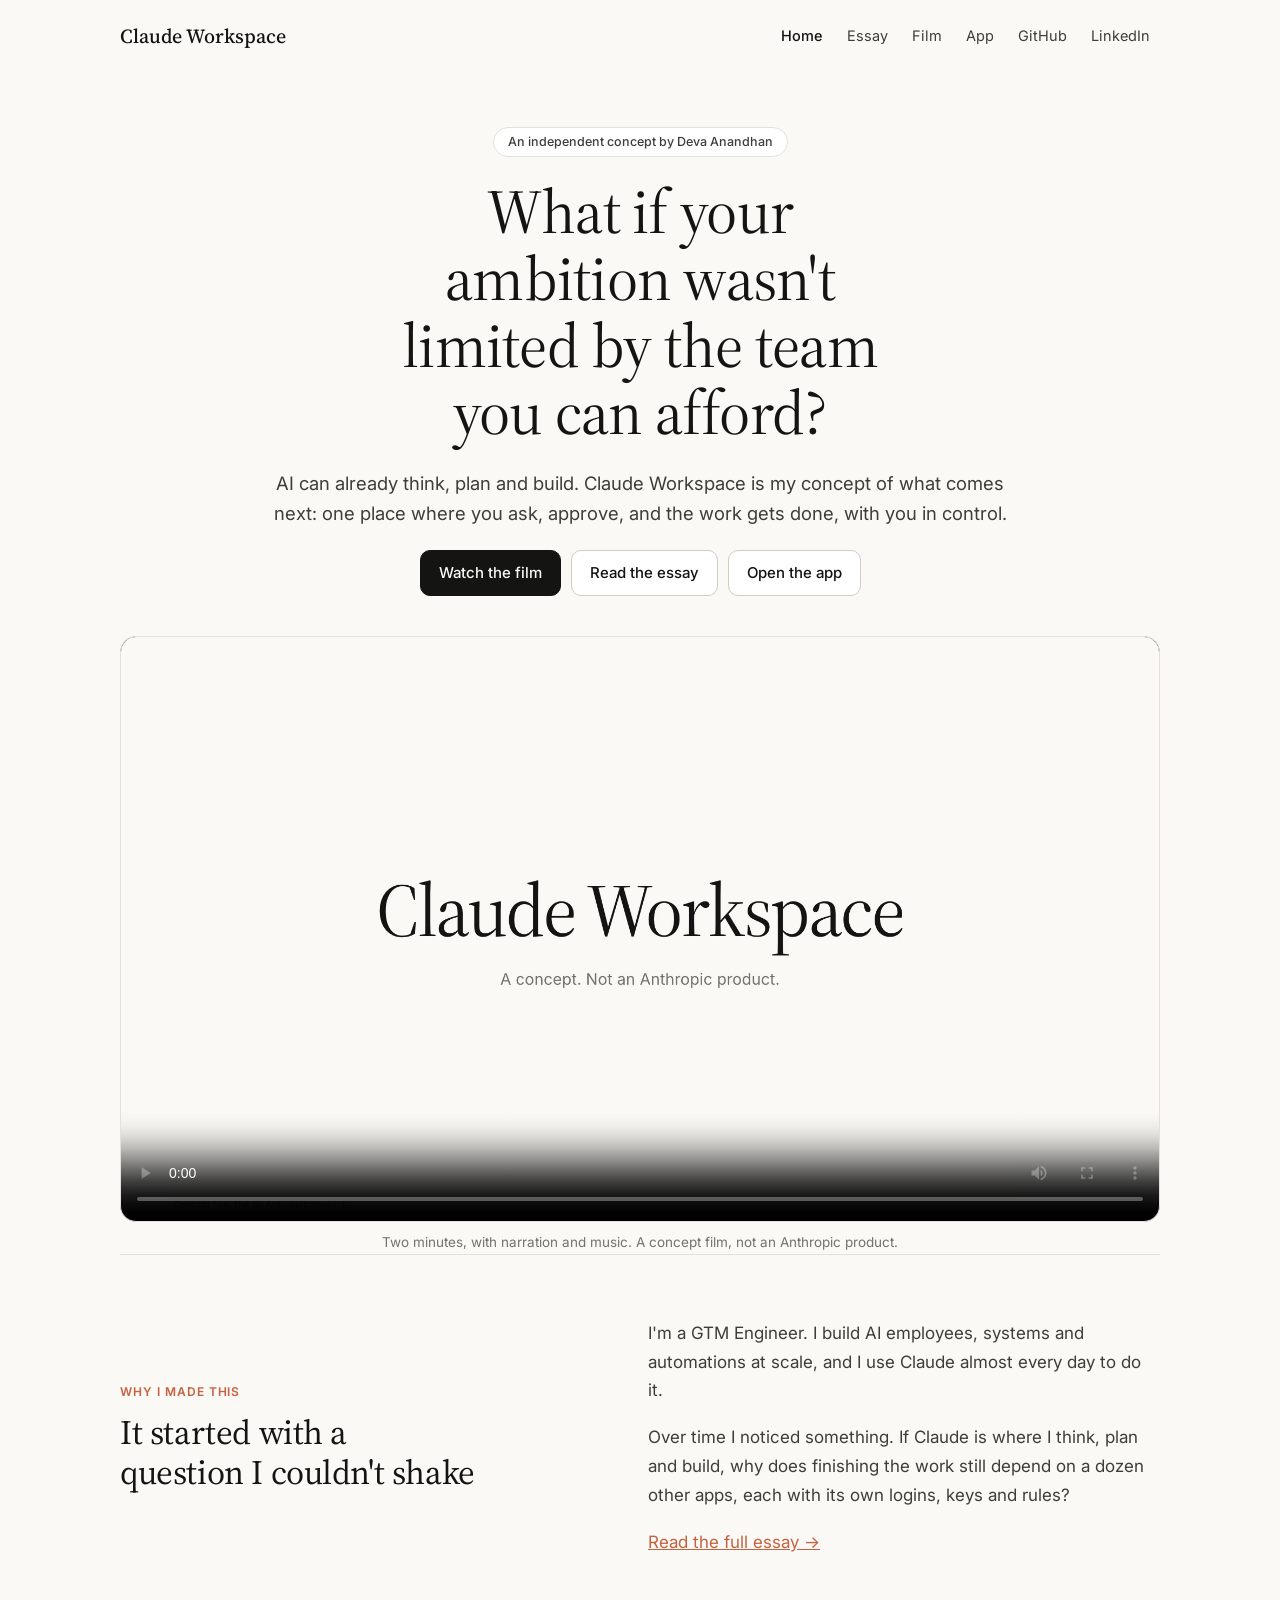
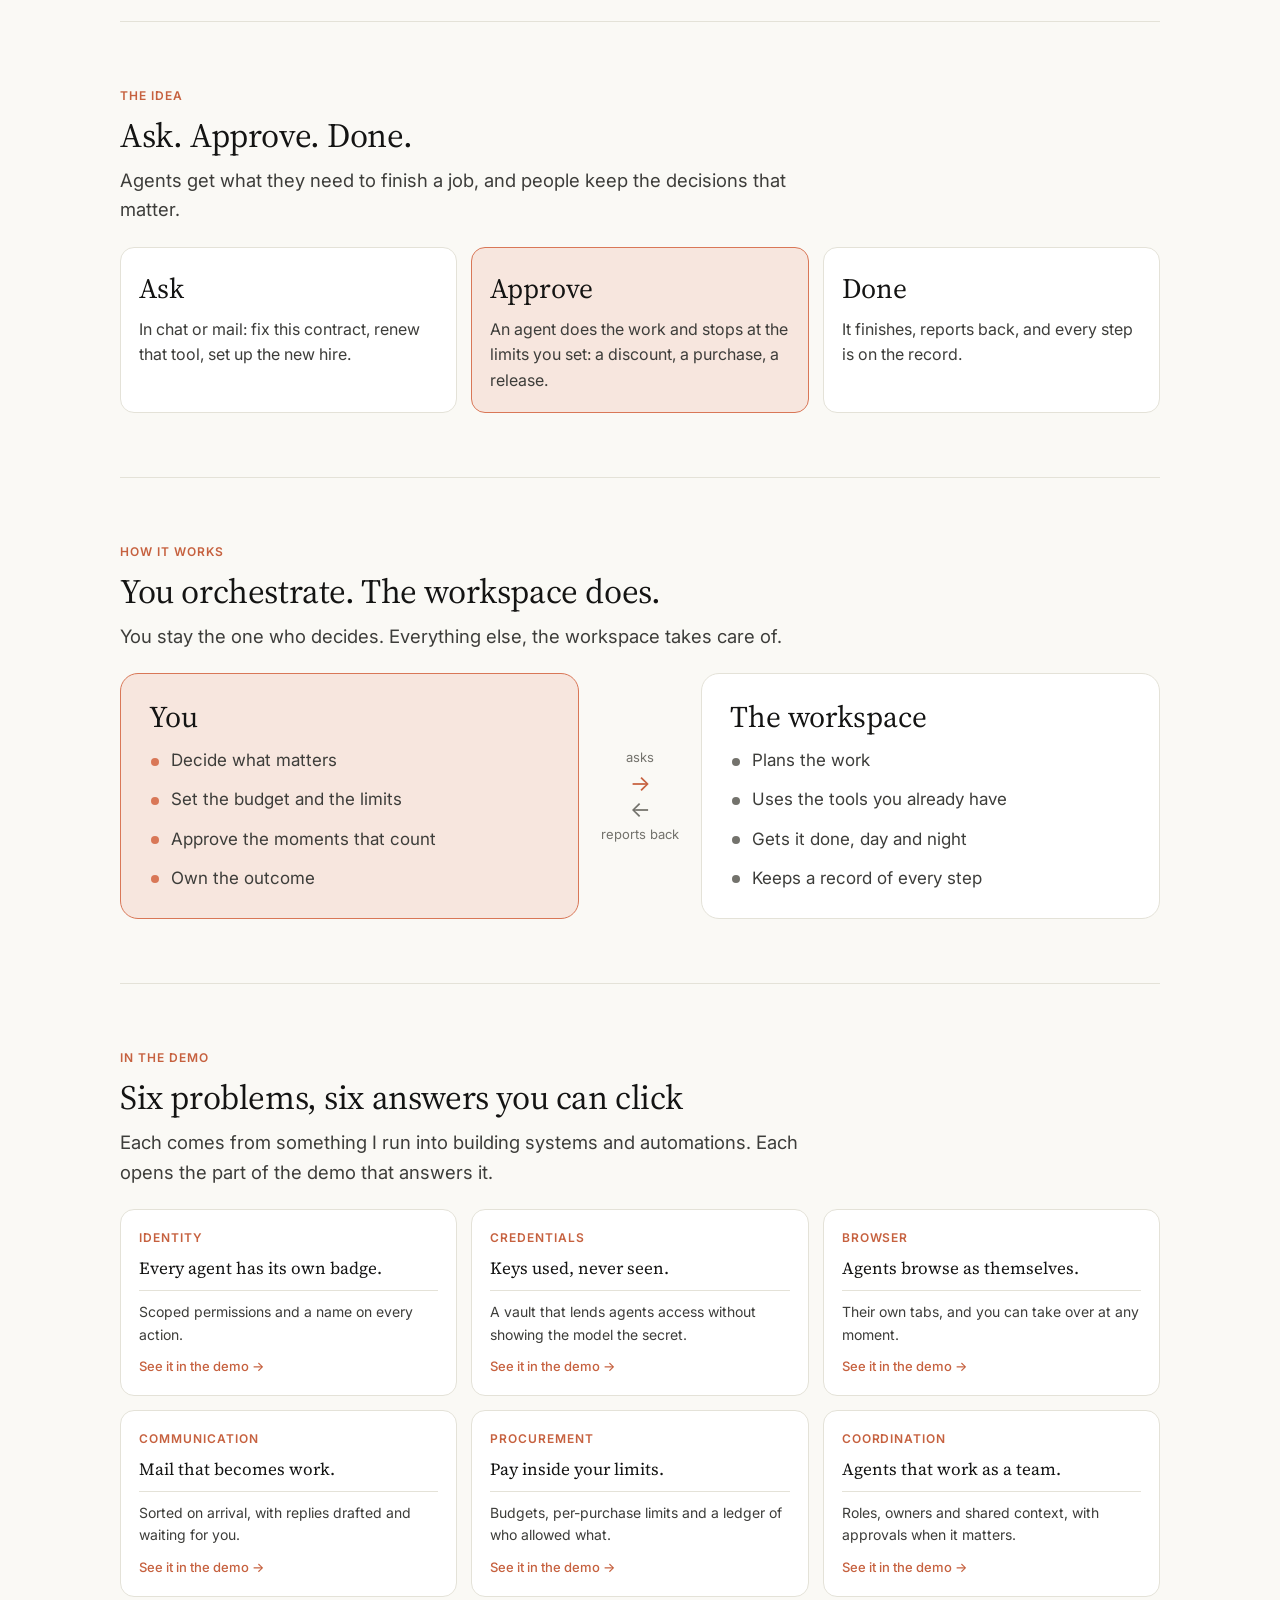
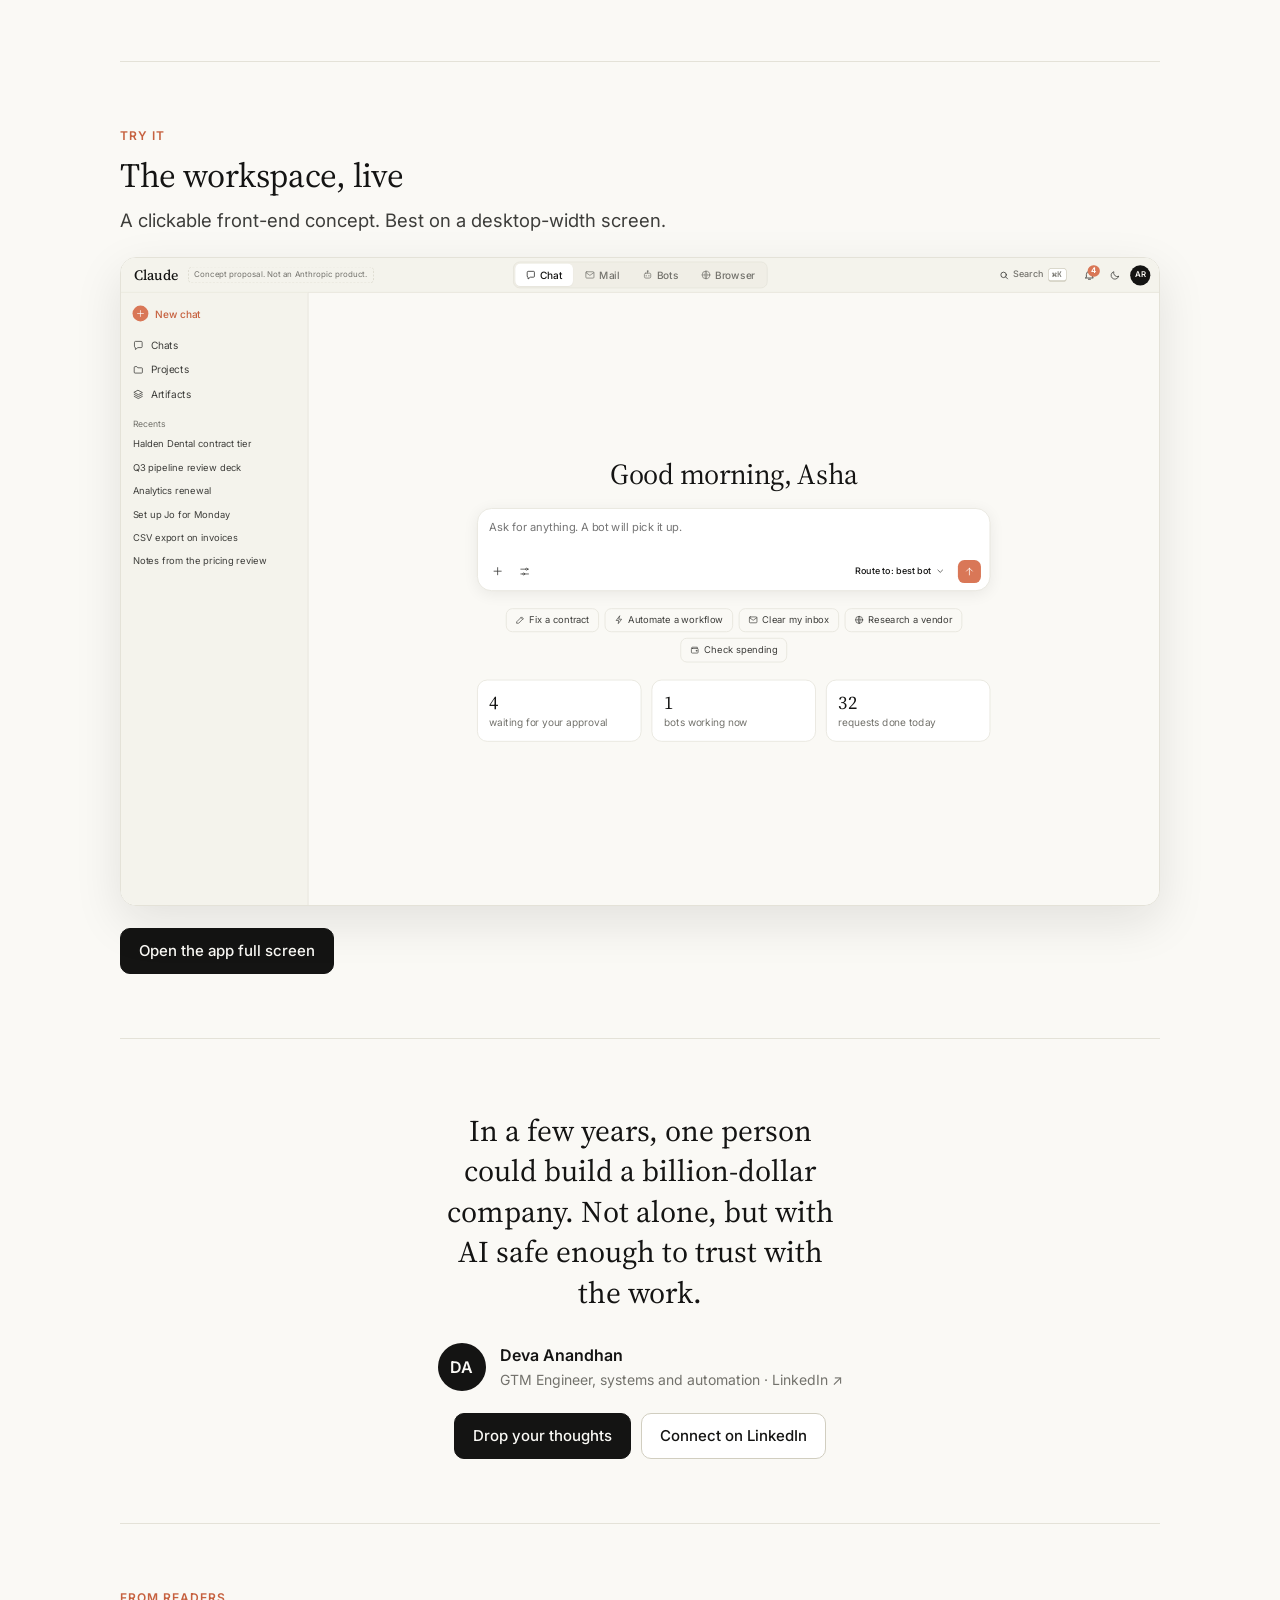
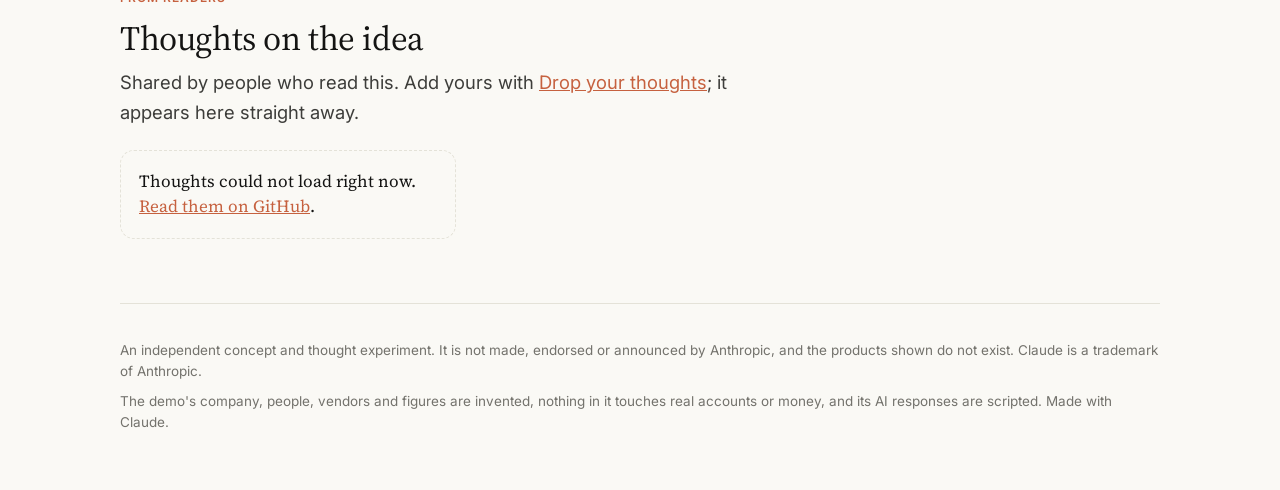
<file: index.html>
<!doctype html>
<html lang="en">
<head>
<meta charset="utf-8">
<meta name="viewport" content="width=device-width, initial-scale=1">
<title>Claude Workspace: a concept by Deva Anandhan</title>
<meta name="description" content="What if the size of your ambition was no longer limited by the size of the team you can afford? An independent concept by Deva Anandhan for a workspace where you ask, approve, and the work gets done. Not an Anthropic product.">
<link rel="stylesheet" href="https://fonts.googleapis.com/css2?family=Inter:wght@400;500;600&family=Source+Serif+4:opsz,wght@8..60,400;8..60,500&display=swap">
<link rel="stylesheet" href="css/site.css?v=3">
</head>
<body>
<div class="wrap">
  <header class="top"><a class="mark" href="./">Claude Workspace</a>
    <nav class="nav" aria-label="Site"><a href="./" aria-current="page">Home</a><a href="essay.html">Essay</a><a href="#film">Film</a><a href="app/">App</a><a href="https://github.com/Deva-Anandhan/claude-workspace-concept">GitHub</a><a href="https://www.linkedin.com/in/devaanandhan/">LinkedIn</a></nav></header>

  <div style="padding:56px 0 40px;display:flex;flex-direction:column;align-items:center;text-align:center;gap:22px">
    <span class="pill">An independent concept by Deva Anandhan</span>
    <h1 style="max-width:17ch">What if your ambition wasn't limited by the team you can afford?</h1>
    <p class="lead">AI can already think, plan and build. Claude Workspace is my concept of what comes next: one place where you ask, approve, and the work gets done, with you in control.</p>
    <div class="btns" style="justify-content:center"><a class="btn primary" href="#film">Watch the film</a><a class="btn" href="essay.html">Read the essay</a><a class="btn" href="app/">Open the app</a></div>
  </div>

  <div id="film" style="scroll-margin-top:16px"><video controls preload="metadata" playsinline poster="film/poster.jpg" src="film/claude-workspace-film.mp4" aria-label="Claude Workspace concept film, two minutes, with narration"></video>
    <p class="fig-cap" style="margin-top:10px">Two minutes, with narration and music. A concept film, not an Anthropic product.</p></div>

  <section class="sec">
    <div class="two" style="align-items:center">
      <div class="sec-head"><span class="eyebrow">Why I made this</span><h2>It started with a question I couldn't shake</h2></div>
      <div class="prose" style="font-size:17px">
        <p>I'm a GTM Engineer. I build AI employees, systems and automations at scale, and I use Claude almost every day to do it.</p>
        <p>Over time I noticed something. If Claude is where I think, plan and build, why does finishing the work still depend on a dozen other apps, each with its own logins, keys and rules?</p>
        <p><a href="essay.html">Read the full essay →</a></p>
      </div>
    </div>
  </section>

  <section class="sec">
    <div class="sec-head"><span class="eyebrow">The idea</span><h2>Ask. Approve. Done.</h2><p class="lead">Agents get what they need to finish a job, and people keep the decisions that matter.</p></div>
    <div class="loop">
      <div class="st"><span class="big">Ask</span><p class="ink2">In chat or mail: fix this contract, renew that tool, set up the new hire.</p></div>
      <div class="st mid"><span class="big">Approve</span><p class="ink2">An agent does the work and stops at the limits you set: a discount, a purchase, a release.</p></div>
      <div class="st"><span class="big">Done</span><p class="ink2">It finishes, reports back, and every step is on the record.</p></div>
    </div>
  </section>

  <section class="sec">
    <div class="sec-head"><span class="eyebrow">How it works</span><h2>You orchestrate. The workspace does.</h2><p class="lead">You stay the one who decides. Everything else, the workspace takes care of.</p></div>
    <div class="duo">
      <div class="duo-col you"><span class="duo-name">You</span>
        <ul><li>Decide what matters</li><li>Set the budget and the limits</li><li>Approve the moments that count</li><li>Own the outcome</li></ul></div>
      <div class="duo-mid" aria-hidden="true"><span>asks</span><span class="ar">→</span><span class="ar back">←</span><span>reports back</span></div>
      <div class="duo-col ws"><span class="duo-name">The workspace</span>
        <ul><li>Plans the work</li><li>Uses the tools you already have</li><li>Gets it done, day and night</li><li>Keeps a record of every step</li></ul></div>
    </div>
  </section>

  <section class="sec">
    <div class="sec-head"><span class="eyebrow">In the demo</span><h2>Six problems, six answers you can click</h2><p class="lead">Each comes from something I run into building systems and automations. Each opens the part of the demo that answers it.</p></div>
    <div class="three">
      <div class="bn"><span class="eyebrow">Identity</span><p class="ask">Every agent has its own badge.</p><p class="idea">Scoped permissions and a name on every action.</p><a class="see" href="app/#settings-identity">See it in the demo →</a></div>
      <div class="bn"><span class="eyebrow">Credentials</span><p class="ask">Keys used, never seen.</p><p class="idea">A vault that lends agents access without showing the model the secret.</p><a class="see" href="app/#settings-vault">See it in the demo →</a></div>
      <div class="bn"><span class="eyebrow">Browser</span><p class="ask">Agents browse as themselves.</p><p class="idea">Their own tabs, and you can take over at any moment.</p><a class="see" href="app/#browser-procurement-bot">See it in the demo →</a></div>
      <div class="bn"><span class="eyebrow">Communication</span><p class="ask">Mail that becomes work.</p><p class="idea">Sorted on arrival, with replies drafted and waiting for you.</p><a class="see" href="app/#mail">See it in the demo →</a></div>
      <div class="bn"><span class="eyebrow">Procurement</span><p class="ask">Pay inside your limits.</p><p class="idea">Budgets, per-purchase limits and a ledger of who allowed what.</p><a class="see" href="app/#settings-wallet">See it in the demo →</a></div>
      <div class="bn"><span class="eyebrow">Coordination</span><p class="ask">Agents that work as a team.</p><p class="idea">Roles, owners and shared context, with approvals when it matters.</p><a class="see" href="app/#bots-automation-bot">See it in the demo →</a></div>
    </div>
  </section>

  <section class="sec">
    <div class="sec-head"><span class="eyebrow">Try it</span><h2>The workspace, live</h2><p class="lead">A clickable front-end concept. Best on a desktop-width screen.</p></div>
    <div class="frame" id="frame"><iframe src="app/" title="Claude Workspace concept, live preview" loading="lazy" tabindex="-1"></iframe></div>
    <div class="btns"><a class="btn primary" href="app/">Open the app full screen</a></div>
  </section>

  <section class="sec" style="align-items:center;text-align:center">
    <p class="quote" style="border:0;padding:0;max-width:26ch">In a few years, one person could build a billion-dollar company. Not alone, but with AI safe enough to trust with the work.</p>
    <a class="author" href="https://www.linkedin.com/in/devaanandhan/" style="justify-content:center;text-decoration:none;color:inherit"><span class="avatar" aria-hidden="true">DA</span><div style="text-align:left"><div style="font-weight:600">Deva Anandhan</div><div class="mute" style="font-size:14px">GTM Engineer, systems and automation · LinkedIn ↗</div></div></a>
    <div class="btns" style="justify-content:center"><a class="btn primary" href="https://github.com/Deva-Anandhan/claude-workspace-concept/issues/new?template=thought.yml">Drop your thoughts</a><a class="btn" href="https://www.linkedin.com/in/devaanandhan/">Connect on LinkedIn</a></div>
  </section>

  <section class="sec" id="thoughts">
    <div class="sec-head"><span class="eyebrow">From readers</span><h2>Thoughts on the idea</h2><p class="lead">Shared by people who read this. Add yours with <a href="https://github.com/Deva-Anandhan/claude-workspace-concept/issues/new?template=thought.yml">Drop your thoughts</a>; it appears here straight away.</p></div>
    <div class="thoughts" id="thought-list"><p class="mute">Loading thoughts…</p></div>
  </section>

  <footer>
    <p>An independent concept and thought experiment. It is not made, endorsed or announced by Anthropic, and the products shown do not exist. Claude is a trademark of Anthropic.</p>
    <p>The demo's company, people, vendors and figures are invented, nothing in it touches real accounts or money, and its AI responses are scripted. Made with Claude.</p>
  </footer>
</div>
<script>
(function(){var f=document.getElementById('frame'),i=f.querySelector('iframe');
function fit(){var s=f.clientWidth/1440;i.style.transform='scale('+s+')';f.style.height=(900*s)+'px'}
fit();window.addEventListener('resize',fit)})();
(function(){
  var list=document.getElementById('thought-list');
  var esc=function(s){return String(s||'').replace(/[&<>"']/g,function(c){return {'&':'&amp;','<':'&lt;','>':'&gt;','"':'&quot;',"'":'&#39;'}[c]})};
  var field=function(body,label){var m=(body||'').split('### '+label)[1];if(!m)return '';m=m.split(/\n### /)[0].trim();return m==='_No response_'?'':m};
  var empty='<div class="thought empty"><p class="t-body">No thoughts yet. Be the first to <a href="https://github.com/Deva-Anandhan/claude-workspace-concept/issues/new?template=thought.yml">drop yours</a>.</p></div>';
  fetch('https://api.github.com/repos/Deva-Anandhan/claude-workspace-concept/issues?labels=thought&state=open&per_page=60&sort=created&direction=desc',{headers:{'Accept':'application/vnd.github+json'}})
  .then(function(r){if(!r.ok)throw new Error(r.status);return r.json()})
  .then(function(items){
    items=items.filter(function(i){return !i.pull_request});
    if(!items.length){list.innerHTML=empty;return}
    list.innerHTML=items.map(function(i){
      var name=field(i.body,'Your name')||i.user.login, role=field(i.body,'What you do (optional)'), text=field(i.body,'Your thought')||i.body||'';
      if(text.length>900)text=text.slice(0,900)+'…';
      var d=new Date(i.created_at).toLocaleDateString('en-GB',{day:'numeric',month:'short',year:'numeric'});
      return '<figure class="thought"><blockquote class="t-body">'+esc(text).replace(/\n+/g,'<br>')+'</blockquote><figcaption><b>'+esc(name.slice(0,80))+'</b>'+(role?'<span>'+esc(role.slice(0,100))+'</span>':'')+'<span>'+d+'</span></figcaption></figure>';
    }).join('');
  })
  .catch(function(){list.innerHTML='<div class="thought empty"><p class="t-body">Thoughts could not load right now. <a href="https://github.com/Deva-Anandhan/claude-workspace-concept/issues?q=label%3Athought">Read them on GitHub</a>.</p></div>'});
})();
</script>
</body>
</html>
</file>
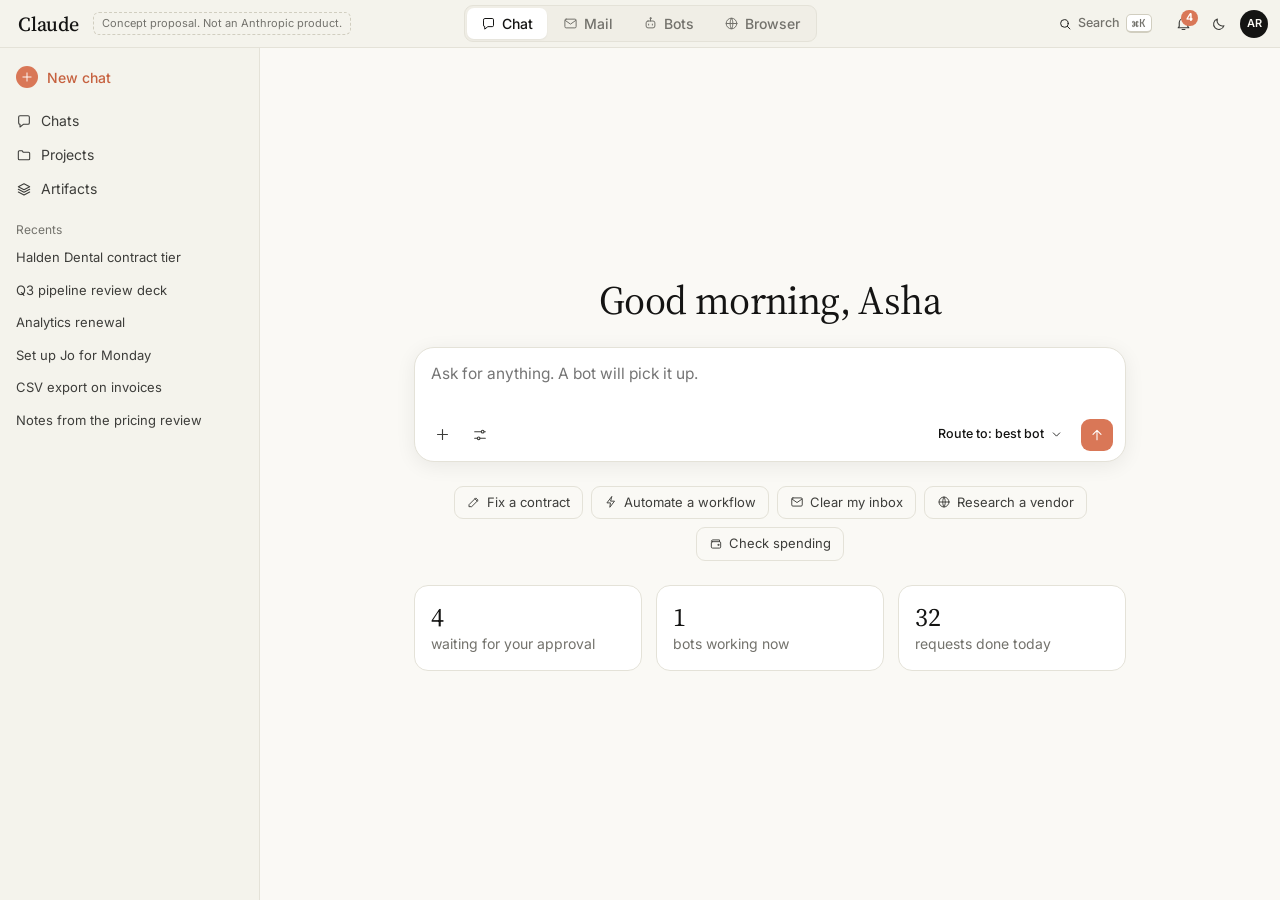
<file: app/index.html>
<!doctype html>
<html lang="en">
<head>
<meta charset="utf-8">
<meta name="viewport" content="width=device-width, initial-scale=1">
<title>Claude Workspace Concept</title>
<link rel="stylesheet" href="https://fonts.googleapis.com/css2?family=Inter:wght@400;500;600;700&family=JetBrains+Mono:wght@400;500&family=Source+Serif+4:opsz,wght@8..60,400;8..60,500&display=swap">
<link rel="stylesheet" href="css/app.css?v=202611171130">
</head>
<body>
<div id="app"></div>
<script src="js/data.js?v=202611171130"></script>
<script src="js/app.js?v=202611171130"></script>
<script src="js/chat.js?v=202611171130"></script>
<script src="js/mail.js?v=202611171130"></script>
<script src="js/bots.js?v=202611171130"></script>
<script src="js/browser.js?v=202611171130"></script>
<script src="js/settings.js?v=202611171130"></script>
<script>CW.boot()</script>
</body>
</html>
</file>
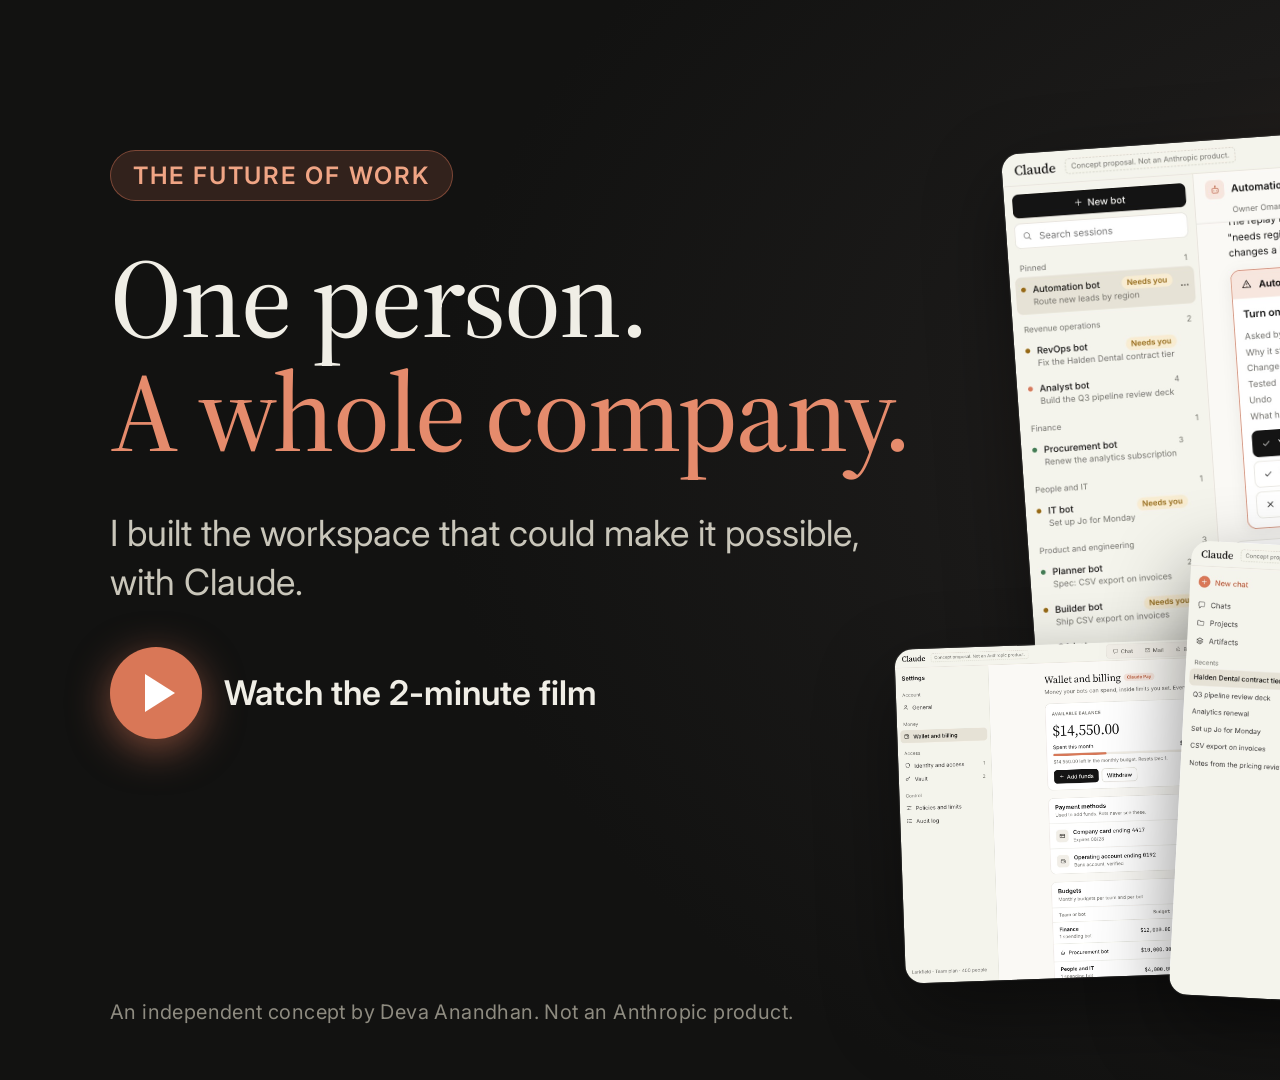
<file: cover.html>
<!doctype html>
<html lang="en">
<head>
<meta charset="utf-8">
<title>Cover</title>
<link rel="stylesheet" href="https://fonts.googleapis.com/css2?family=Inter:wght@400;500;600;700&family=Source+Serif+4:opsz,wght@8..60,400;8..60,500;8..60,600&display=swap">
<style>
*{box-sizing:border-box;margin:0}
html,body{width:1920px;height:1080px;overflow:hidden}
body{font-family:Inter,sans-serif;-webkit-font-smoothing:antialiased;position:relative}
.serif{font-family:'Source Serif 4',Georgia,serif}
.shot{position:absolute;border-radius:18px;overflow:hidden;box-shadow:0 30px 80px rgba(0,0,0,.45),0 0 0 1px rgba(255,255,255,.08)}
.shot img{display:block;width:100%}
.play{display:inline-flex;align-items:center;gap:22px;font-weight:600;font-size:34px}
.play i{width:92px;height:92px;border-radius:50%;background:#D97757;display:grid;place-items:center;box-shadow:0 10px 40px rgba(217,119,87,.55)}
.play i::after{content:"";border-left:30px solid #fff;border-top:19px solid transparent;border-bottom:19px solid transparent;margin-left:8px}
.tag{position:absolute;font-size:20px;letter-spacing:.02em}
.pill{display:inline-block;font-size:24px;font-weight:600;letter-spacing:.08em;text-transform:uppercase;padding:10px 22px;border-radius:999px}

/* A: dark, ambition hook */
.a{background:radial-gradient(1200px 800px at 85% 40%,#3a2a22 0%,#1b1a19 55%,#121211 100%);color:#F0EEE6}
.a .copy{position:absolute;left:110px;top:150px;width:900px;display:flex;flex-direction:column;gap:40px}
.a .pill{background:rgba(217,119,87,.16);color:#F0A585;border:1px solid rgba(217,119,87,.45)}
.a h1{font-weight:500;font-size:112px;line-height:1.02;letter-spacing:-.02em}
.a h1 em{font-style:normal;color:#E58B6C}
.a p.sub{font-size:36px;line-height:1.35;color:#C9C6BA;max-width:780px}
.a .s1{width:980px;left:1020px;top:120px;transform:rotate(-4deg)}
.a .s2{width:760px;left:1180px;top:560px;transform:rotate(3deg)}
.a .s3{width:560px;left:900px;top:640px;transform:rotate(-2deg)}
.a .tag{left:110px;bottom:56px;color:#8E8B80}

/* B: cream, bottleneck hook */
.b{background:#FAF9F5;color:#141413}
.b .copy{position:absolute;left:110px;top:140px;width:880px;display:flex;flex-direction:column;gap:38px}
.b .pill{background:#F7E6DE;color:#C6613F}
.b h1{font-weight:500;font-size:118px;line-height:1.02;letter-spacing:-.02em}
.b h1 span{display:block}
.b h1 s{text-decoration-color:#D97757;text-decoration-thickness:8px;color:#A3A196}
.b p.sub{font-size:36px;line-height:1.35;color:#3D3D3A;max-width:760px}
.b .play{color:#141413}
.b .s1{width:1000px;left:1000px;top:110px;transform:rotate(3deg);box-shadow:0 30px 80px rgba(20,20,19,.22),0 0 0 1px #E4E2D8}
.b .s2{width:720px;left:1080px;top:590px;transform:rotate(-3deg);box-shadow:0 30px 80px rgba(20,20,19,.25),0 0 0 1px #E4E2D8}
.b .tag{left:110px;bottom:56px;color:#73726C}
</style>
</head>
<body>
<div id="a" class="a" hidden style="position:absolute;inset:0">
  <div class="shot s1"><img src="img/article/03-bots.jpg" alt=""></div>
  <div class="shot s3"><img src="img/article/06-wallet.jpg" alt=""></div>
  <div class="shot s2"><img src="img/article/02-approval.jpg" alt=""></div>
  <div class="copy">
    <span class="pill" style="align-self:flex-start">The future of work</span>
    <h1 class="serif">One person.<br><em>A whole company.</em></h1>
    <p class="sub">I built the workspace that could make it possible, with Claude.</p>
    <span class="play"><i></i>Watch the 2-minute film</span>
  </div>
  <span class="tag">An independent concept by Deva Anandhan. Not an Anthropic product.</span>
</div>
<div id="b" class="b" hidden style="position:absolute;inset:0">
  <div class="shot s1"><img src="img/article/03-bots.jpg" alt=""></div>
  <div class="shot s2"><img src="img/article/02-approval.jpg" alt=""></div>
  <div class="copy">
    <span class="pill" style="align-self:flex-start">The future of work</span>
    <h1 class="serif"><span>The AI isn't</span><span>the bottleneck</span><span>anymore.</span><span style="color:#C6613F">We are.</span></h1>
    <p class="sub">So I built the workspace that fixes it.</p>
    <span class="play"><i></i>Watch the 2-minute film</span>
  </div>
  <span class="tag">An independent concept by Deva Anandhan. Not an Anthropic product.</span>
</div>
<script>document.getElementById((location.hash||'#a').slice(1)).hidden=false</script>
</body>
</html>
</file>
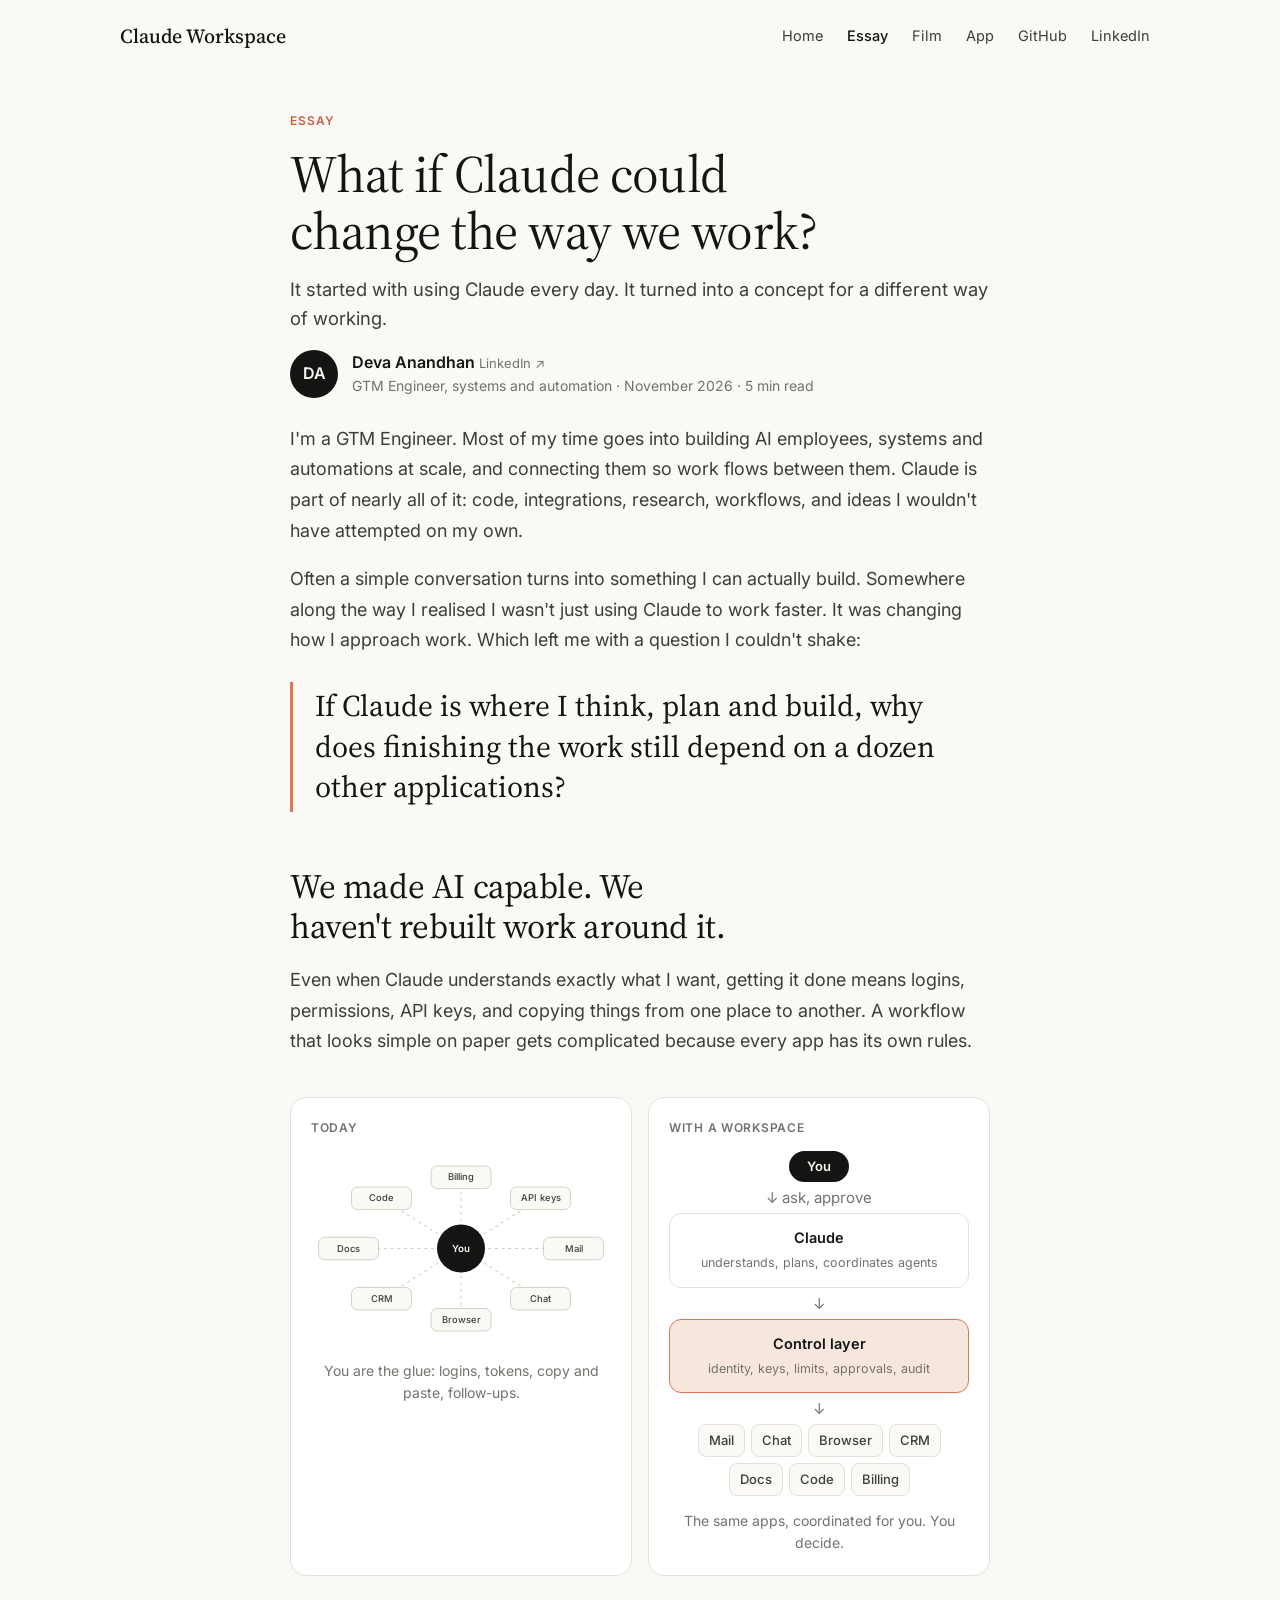
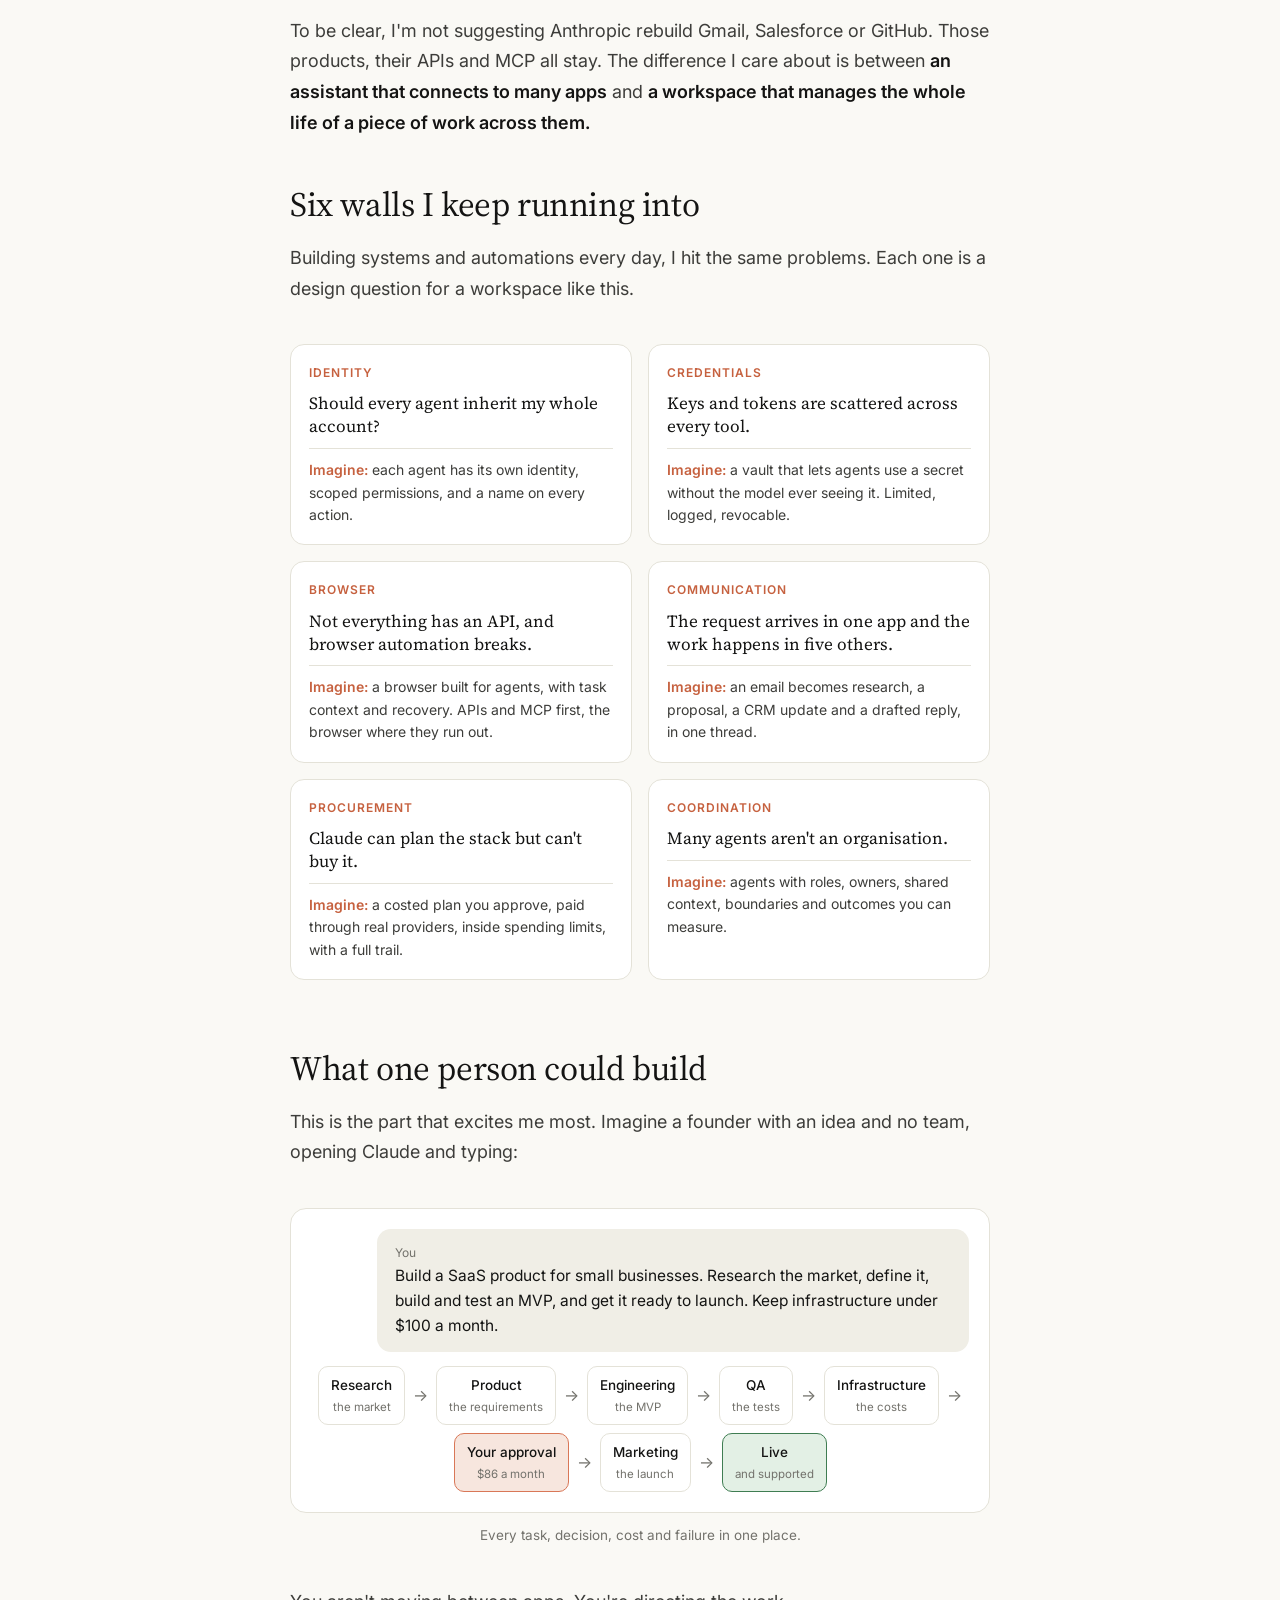
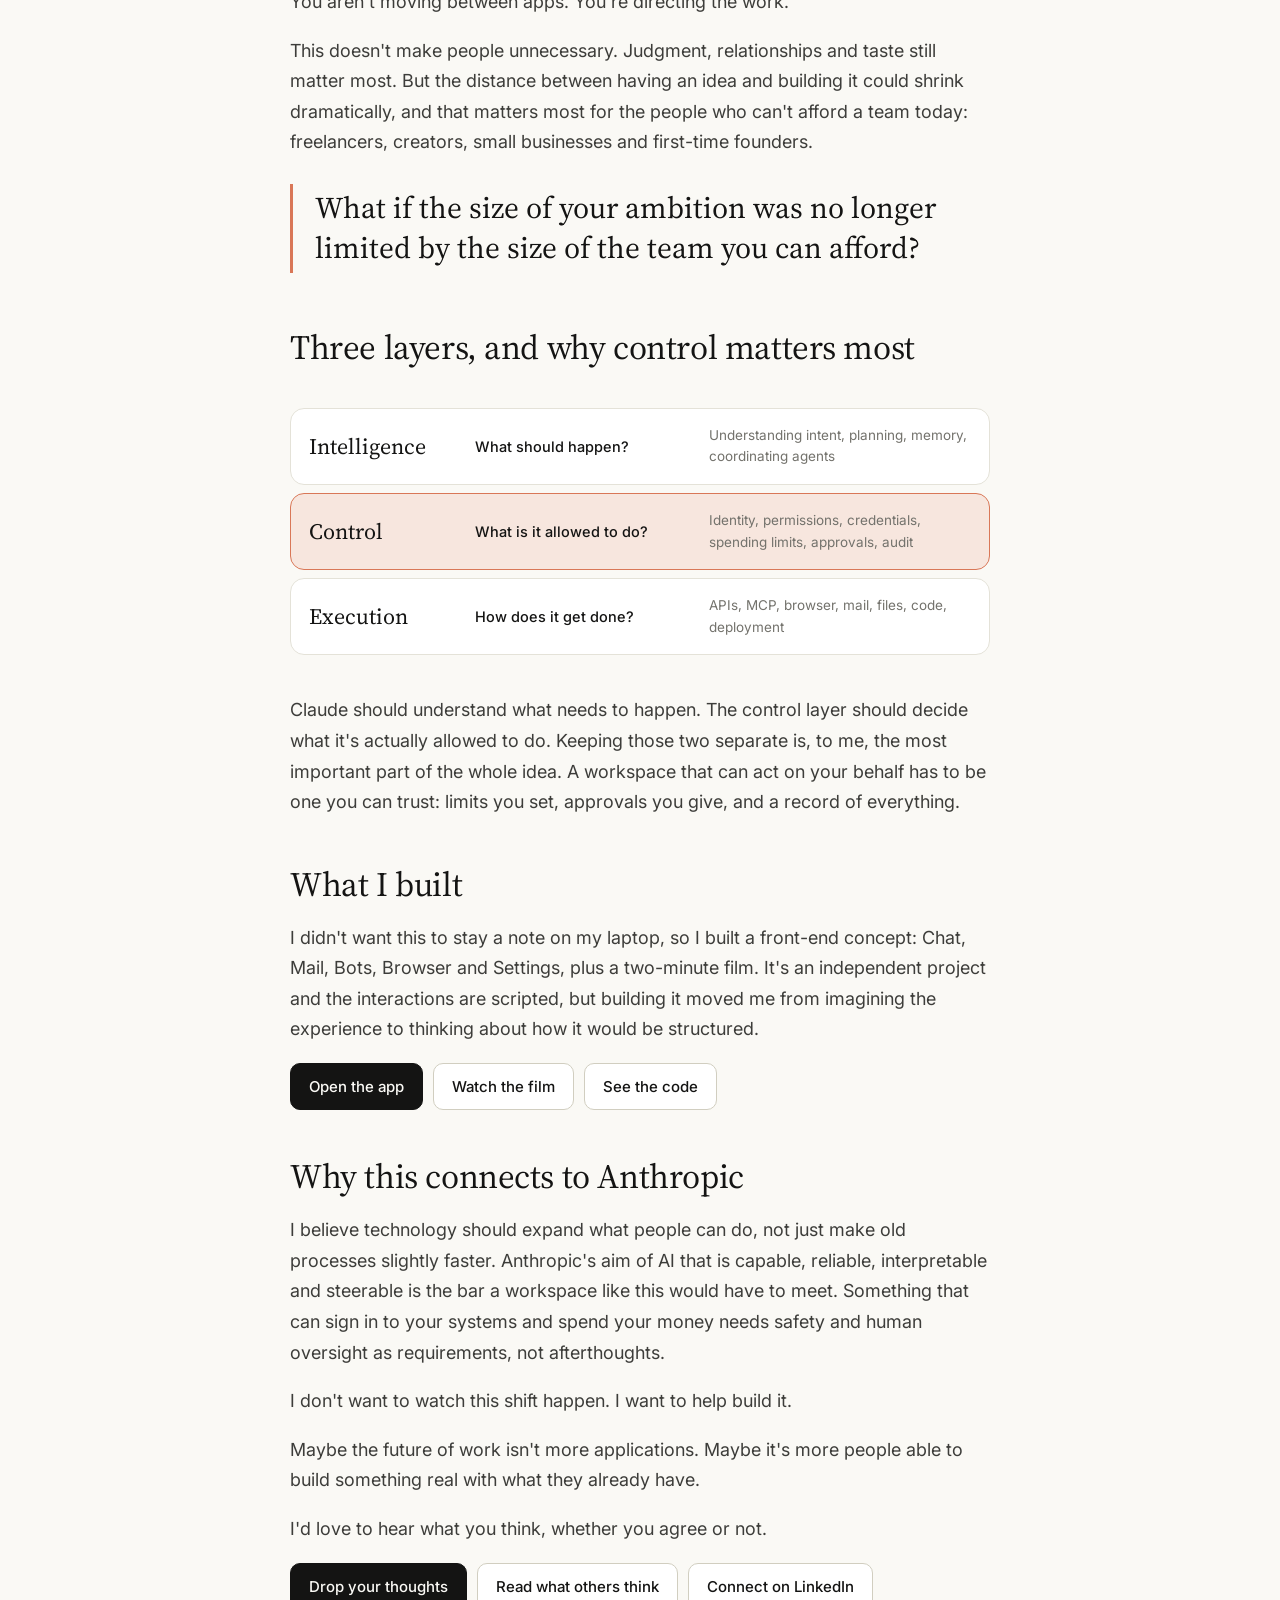
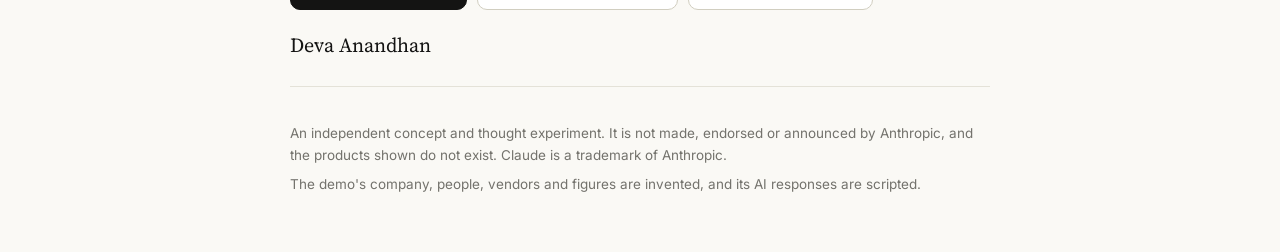
<file: essay.html>
<!doctype html>
<html lang="en">
<head>
<meta charset="utf-8">
<meta name="viewport" content="width=device-width, initial-scale=1">
<title>What if Claude could change the way we work? | Deva Anandhan</title>
<meta name="description" content="An essay by Deva Anandhan on a workspace built around how AI actually works: identity, keys, browser, mail, payments and agents, with people in control. An independent concept, not an Anthropic product.">
<link rel="stylesheet" href="https://fonts.googleapis.com/css2?family=Inter:wght@400;500;600&family=Source+Serif+4:opsz,wght@8..60,400;8..60,500&display=swap">
<link rel="stylesheet" href="css/site.css?v=3">
</head>
<body>
<div class="wrap">
  <header class="top"><a class="mark" href="./">Claude Workspace</a>
    <nav class="nav" aria-label="Site"><a href="./">Home</a><a href="essay.html" aria-current="page">Essay</a><a href="./#film">Film</a><a href="app/">App</a><a href="https://github.com/Deva-Anandhan/claude-workspace-concept">GitHub</a><a href="https://www.linkedin.com/in/devaanandhan/">LinkedIn</a></nav></header>

  <article class="narrow" style="padding:40px 0 24px;display:flex;flex-direction:column;gap:26px">
    <div class="col" style="display:flex;flex-direction:column;gap:16px">
      <span class="eyebrow">Essay</span>
      <h1 style="font-size:clamp(34px,5vw,52px)">What if Claude could change the way we work?</h1>
      <p class="lead">It started with using Claude every day. It turned into a concept for a different way of working.</p>
      <a class="author" href="https://www.linkedin.com/in/devaanandhan/" style="text-decoration:none;color:inherit"><span class="avatar" aria-hidden="true">DA</span><div><div style="font-weight:600">Deva Anandhan <span class="mute" style="font-weight:400;font-size:13px">LinkedIn ↗</span></div><div class="mute" style="font-size:14px">GTM Engineer, systems and automation · November 2026 · 5 min read</div></div></a>
    </div>

    <div class="prose">
      <p>I'm a GTM Engineer. Most of my time goes into building AI employees, systems and automations at scale, and connecting them so work flows between them. Claude is part of nearly all of it: code, integrations, research, workflows, and ideas I wouldn't have attempted on my own.</p>
      <p>Often a simple conversation turns into something I can actually build. Somewhere along the way I realised I wasn't just using Claude to work faster. It was changing how I approach work. Which left me with a question I couldn't shake:</p>
      <p class="quote">If Claude is where I think, plan and build, why does finishing the work still depend on a dozen other applications?</p>

      <h2>We made AI capable. We haven't rebuilt work around it.</h2>
      <p>Even when Claude understands exactly what I want, getting it done means logins, permissions, API keys, and copying things from one place to another. A workflow that looks simple on paper gets complicated because every app has its own rules.</p>
    </div>

    <figure class="fig" aria-label="Today, the person connects every app by hand. In a workspace, Claude coordinates the apps through a control layer.">
      <div class="two">
        <div class="panel hub"><span class="panel-label">Today</span>
          <svg viewBox="0 0 400 260" role="img" aria-label="You in the middle, connected by hand to eight separate apps">
            <path class="ln" d="M200 130L350 130M200 130L306 197M200 130L200 225M200 130L94 197M200 130L50 130M200 130L94 63M200 130L200 35M200 130L306 63"/>
            <g><rect class="nd" x="310" y="115" width="80" height="30" rx="8"/><text class="t" x="350" y="134" text-anchor="middle">Mail</text></g>
            <g><rect class="nd" x="266" y="182" width="80" height="30" rx="8"/><text class="t" x="306" y="201" text-anchor="middle">Chat</text></g>
            <g><rect class="nd" x="160" y="210" width="80" height="30" rx="8"/><text class="t" x="200" y="229" text-anchor="middle">Browser</text></g>
            <g><rect class="nd" x="54" y="182" width="80" height="30" rx="8"/><text class="t" x="94" y="201" text-anchor="middle">CRM</text></g>
            <g><rect class="nd" x="10" y="115" width="80" height="30" rx="8"/><text class="t" x="50" y="134" text-anchor="middle">Docs</text></g>
            <g><rect class="nd" x="54" y="48" width="80" height="30" rx="8"/><text class="t" x="94" y="67" text-anchor="middle">Code</text></g>
            <g><rect class="nd" x="160" y="20" width="80" height="30" rx="8"/><text class="t" x="200" y="39" text-anchor="middle">Billing</text></g>
            <g><rect class="nd" x="266" y="48" width="80" height="30" rx="8"/><text class="t" x="306" y="67" text-anchor="middle">API keys</text></g>
            <circle class="me" cx="200" cy="130" r="32"/><text class="tme" x="200" y="135" text-anchor="middle">You</text>
          </svg>
          <p class="mute" style="font-size:14px;text-align:center">You are the glue: logins, tokens, copy and paste, follow-ups.</p>
        </div>
        <div class="panel"><span class="panel-label">With a workspace</span>
          <div class="flow">
            <span class="you">You</span><span class="arrow" aria-hidden="true">↓ ask, approve</span>
            <div class="box"><b>Claude</b><span>understands, plans, coordinates agents</span></div><span class="arrow" aria-hidden="true">↓</span>
            <div class="box ctl"><b>Control layer</b><span>identity, keys, limits, approvals, audit</span></div><span class="arrow" aria-hidden="true">↓</span>
            <div class="apps"><span class="chip">Mail</span><span class="chip">Chat</span><span class="chip">Browser</span><span class="chip">CRM</span><span class="chip">Docs</span><span class="chip">Code</span><span class="chip">Billing</span></div>
          </div>
          <p class="mute" style="font-size:14px;text-align:center">The same apps, coordinated for you. You decide.</p>
        </div>
      </div>
    </figure>

    <div class="prose">
      <p>To be clear, I'm not suggesting Anthropic rebuild Gmail, Salesforce or GitHub. Those products, their APIs and MCP all stay. The difference I care about is between <strong>an assistant that connects to many apps</strong> and <strong>a workspace that manages the whole life of a piece of work across them.</strong></p>

      <h2>Six walls I keep running into</h2>
      <p>Building systems and automations every day, I hit the same problems. Each one is a design question for a workspace like this.</p>
    </div>

    <figure class="fig" aria-label="Six bottlenecks and what I imagine for each">
      <div class="two">
        <div class="bn"><span class="eyebrow">Identity</span><p class="ask">Should every agent inherit my whole account?</p><p class="idea"><b>Imagine:</b> each agent has its own identity, scoped permissions, and a name on every action.</p></div>
        <div class="bn"><span class="eyebrow">Credentials</span><p class="ask">Keys and tokens are scattered across every tool.</p><p class="idea"><b>Imagine:</b> a vault that lets agents use a secret without the model ever seeing it. Limited, logged, revocable.</p></div>
        <div class="bn"><span class="eyebrow">Browser</span><p class="ask">Not everything has an API, and browser automation breaks.</p><p class="idea"><b>Imagine:</b> a browser built for agents, with task context and recovery. APIs and MCP first, the browser where they run out.</p></div>
        <div class="bn"><span class="eyebrow">Communication</span><p class="ask">The request arrives in one app and the work happens in five others.</p><p class="idea"><b>Imagine:</b> an email becomes research, a proposal, a CRM update and a drafted reply, in one thread.</p></div>
        <div class="bn"><span class="eyebrow">Procurement</span><p class="ask">Claude can plan the stack but can't buy it.</p><p class="idea"><b>Imagine:</b> a costed plan you approve, paid through real providers, inside spending limits, with a full trail.</p></div>
        <div class="bn"><span class="eyebrow">Coordination</span><p class="ask">Many agents aren't an organisation.</p><p class="idea"><b>Imagine:</b> agents with roles, owners, shared context, boundaries and outcomes you can measure.</p></div>
      </div>
    </figure>

    <div class="prose">
      <h2>What one person could build</h2>
      <p>This is the part that excites me most. Imagine a founder with an idea and no team, opening Claude and typing:</p>
    </div>

    <figure class="fig" aria-label="One request fans out to specialised agents, stops for approval, and ends in a launch">
      <div class="panel">
        <div class="prompt"><small>You</small>Build a SaaS product for small businesses. Research the market, define it, build and test an MVP, and get it ready to launch. Keep infrastructure under $100 a month.</div>
        <div class="pipe">
          <span class="step">Research<span>the market</span></span><span class="to" aria-hidden="true">→</span>
          <span class="step">Product<span>the requirements</span></span><span class="to" aria-hidden="true">→</span>
          <span class="step">Engineering<span>the MVP</span></span><span class="to" aria-hidden="true">→</span>
          <span class="step">QA<span>the tests</span></span><span class="to" aria-hidden="true">→</span>
          <span class="step">Infrastructure<span>the costs</span></span><span class="to" aria-hidden="true">→</span>
          <span class="step gate">Your approval<span>$86 a month</span></span><span class="to" aria-hidden="true">→</span>
          <span class="step">Marketing<span>the launch</span></span><span class="to" aria-hidden="true">→</span>
          <span class="step done">Live<span>and supported</span></span>
        </div>
      </div>
      <figcaption class="fig-cap">Every task, decision, cost and failure in one place.</figcaption>
    </figure>

    <div class="prose">
      <p>You aren't moving between apps. You're directing the work.</p>
      <p>This doesn't make people unnecessary. Judgment, relationships and taste still matter most. But the distance between having an idea and building it could shrink dramatically, and that matters most for the people who can't afford a team today: freelancers, creators, small businesses and first-time founders.</p>
      <p class="quote">What if the size of your ambition was no longer limited by the size of the team you can afford?</p>

      <h2>Three layers, and why control matters most</h2>
    </div>

    <figure class="fig" aria-label="Three layers: intelligence, control and execution">
      <div class="layers">
        <div class="layer"><span class="name">Intelligence</span><span class="q">What should happen?</span><span class="what">Understanding intent, planning, memory, coordinating agents</span></div>
        <div class="layer ctl"><span class="name">Control</span><span class="q">What is it allowed to do?</span><span class="what">Identity, permissions, credentials, spending limits, approvals, audit</span></div>
        <div class="layer"><span class="name">Execution</span><span class="q">How does it get done?</span><span class="what">APIs, MCP, browser, mail, files, code, deployment</span></div>
      </div>
    </figure>

    <div class="prose">
      <p>Claude should understand what needs to happen. The control layer should decide what it's actually allowed to do. Keeping those two separate is, to me, the most important part of the whole idea. A workspace that can act on your behalf has to be one you can trust: limits you set, approvals you give, and a record of everything.</p>

      <h2>What I built</h2>
      <p>I didn't want this to stay a note on my laptop, so I built a front-end concept: Chat, Mail, Bots, Browser and Settings, plus a two-minute film. It's an independent project and the interactions are scripted, but building it moved me from imagining the experience to thinking about how it would be structured.</p>
      <div class="btns"><a class="btn primary" href="app/">Open the app</a><a class="btn" href="./#film">Watch the film</a><a class="btn" href="https://github.com/Deva-Anandhan/claude-workspace-concept">See the code</a></div>

      <h2>Why this connects to Anthropic</h2>
      <p>I believe technology should expand what people can do, not just make old processes slightly faster. Anthropic's aim of AI that is capable, reliable, interpretable and steerable is the bar a workspace like this would have to meet. Something that can sign in to your systems and spend your money needs safety and human oversight as requirements, not afterthoughts.</p>
      <p>I don't want to watch this shift happen. I want to help build it.</p>

      <p>Maybe the future of work isn't more applications. Maybe it's more people able to build something real with what they already have.</p>
      <p>I'd love to hear what you think, whether you agree or not.</p>
      <div class="btns"><a class="btn primary" href="https://github.com/Deva-Anandhan/claude-workspace-concept/issues/new?template=thought.yml">Drop your thoughts</a><a class="btn" href="./#thoughts">Read what others think</a><a class="btn" href="https://www.linkedin.com/in/devaanandhan/">Connect on LinkedIn</a></div>
      <p class="sign">Deva Anandhan</p>
    </div>
  </article>

  <footer class="narrow">
    <p>An independent concept and thought experiment. It is not made, endorsed or announced by Anthropic, and the products shown do not exist. Claude is a trademark of Anthropic.</p>
    <p>The demo's company, people, vendors and figures are invented, and its AI responses are scripted.</p>
  </footer>
</div>
</body>
</html>
</file>
<file: css/site.css>
/* Shared styles for the home page and the essay. */
:root{
  --bg:#FAF9F5;--raised:#FFFFFF;--sunk:#F0EEE6;--ink:#141413;--ink2:#3D3D3A;--ink3:#73726C;--line:#E4E2D8;--line2:#D1CEC0;
  --accent:#D97757;--accent-d:#C6613F;--accent-s:#F7E6DE;--ok:#3F7D52;--ok-s:#E3F0E5;
  --serif:'Source Serif 4',Georgia,'Times New Roman',serif;--sans:'Inter',-apple-system,'Segoe UI',system-ui,sans-serif;
}
@media (prefers-color-scheme:dark){:root{
  --bg:#1F1E1D;--raised:#2A2927;--sunk:#262624;--ink:#F0EEE6;--ink2:#D3D0C4;--ink3:#9C9A90;--line:#3A3936;--line2:#4A4945;
  --accent-d:#E58B6C;--accent-s:#3B2A23;--ok:#8CC08A;--ok-s:#24352A;color-scheme:dark}}
*{box-sizing:border-box}
html{scroll-behavior:smooth}
body{margin:0;background:var(--bg);color:var(--ink);font-family:var(--sans);font-size:16px;line-height:1.6;-webkit-font-smoothing:antialiased}
.wrap{max-width:1080px;margin:0 auto;padding-left:max(20px,env(safe-area-inset-left));padding-right:max(20px,env(safe-area-inset-right))}
.narrow{max-width:700px;margin-left:auto;margin-right:auto}
h1,h2{font-family:var(--serif);font-weight:400;letter-spacing:-.012em;margin:0;text-wrap:balance}
h1{font-size:clamp(36px,5.6vw,62px);line-height:1.08}
h2{font-size:clamp(26px,3.2vw,34px);line-height:1.2}
h3{font-size:16px;font-weight:600;margin:0}
p{margin:0}
a{color:var(--accent-d)}
a:focus-visible,button:focus-visible{outline:2px solid var(--accent);outline-offset:3px;border-radius:6px}
.mute{color:var(--ink3)} .ink2{color:var(--ink2)}
.eyebrow{font-size:12px;font-weight:600;letter-spacing:.08em;text-transform:uppercase;color:var(--accent-d)}
.pill{display:inline-block;font-size:12.5px;font-weight:500;border:1px solid var(--line);border-radius:999px;padding:4px 14px;color:var(--ink2);background:var(--raised)}

/* top bar */
.top{display:flex;justify-content:space-between;align-items:center;gap:16px;padding:18px 0;flex-wrap:wrap}
.mark{font-family:var(--serif);font-size:20px;font-weight:500;text-decoration:none;color:var(--ink)}
.nav{display:flex;gap:4px;flex-wrap:wrap}
.nav a{color:var(--ink2);text-decoration:none;font-size:14.5px;padding:6px 10px;border-radius:8px}
.nav a:hover{background:var(--sunk);color:var(--ink)}
.nav a[aria-current="page"]{color:var(--ink);font-weight:500}

/* buttons */
.btns{display:flex;gap:10px;flex-wrap:wrap}
.btn{display:inline-flex;align-items:center;gap:8px;text-decoration:none;font-weight:500;font-size:15px;border-radius:10px;padding:10px 18px;border:1px solid var(--line2);background:var(--raised);color:var(--ink)}
.btn:hover{background:var(--sunk)}
.btn.primary{background:var(--ink);border-color:var(--ink);color:var(--bg)}
.btn.primary:hover{opacity:.9}

/* sections */
.sec{padding:64px 0;border-top:1px solid var(--line);display:flex;flex-direction:column;gap:22px}
.sec-head{display:flex;flex-direction:column;gap:10px;max-width:680px}
.lead{font-size:18.5px;color:var(--ink2);max-width:62ch}
.prose{display:flex;flex-direction:column;gap:18px;font-size:18px;line-height:1.7;color:var(--ink2)}
.prose h2{color:var(--ink);margin-top:28px}
.prose strong{color:var(--ink);font-weight:600}
.quote{font-family:var(--serif);font-size:clamp(24px,3vw,30px);line-height:1.35;color:var(--ink);border-left:3px solid var(--accent);padding:4px 0 4px 22px;margin:8px 0}
.sign{font-family:var(--serif);font-size:20px;color:var(--ink)}

/* figures: shared */
.fig{margin:14px 0;display:flex;flex-direction:column;gap:12px}
.fig-cap{font-size:13.5px;color:var(--ink3);text-align:center}
.panel{background:var(--raised);border:1px solid var(--line);border-radius:16px;padding:20px;display:flex;flex-direction:column;gap:14px;min-width:0}
.panel-label{font-size:12px;font-weight:600;letter-spacing:.06em;text-transform:uppercase;color:var(--ink3)}
.two{display:grid;grid-template-columns:repeat(2,minmax(0,1fr));gap:16px}
.three{display:grid;grid-template-columns:repeat(3,minmax(0,1fr));gap:14px}
.chip{display:inline-flex;align-items:center;justify-content:center;font-size:13px;font-weight:500;border:1px solid var(--line);border-radius:8px;padding:5px 10px;background:var(--bg);color:var(--ink2);white-space:nowrap}

/* figure 1: today vs workspace */
.hub svg{width:100%;height:auto;display:block}
.hub .ln{stroke:var(--line2);stroke-width:1.4;stroke-dasharray:4 5;fill:none}
.hub .nd{fill:var(--bg);stroke:var(--line2);stroke-width:1.2}
.hub .me{fill:var(--ink)}
.hub .t{fill:var(--ink2);font:500 12.5px var(--sans)}
.hub .tme{fill:var(--bg);font:600 13px var(--sans)}
.flow{display:flex;flex-direction:column;align-items:center;gap:8px}
.flow .arrow{color:var(--ink3);font-size:15px;line-height:1}
.flow .you{background:var(--ink);color:var(--bg);border-radius:999px;padding:5px 18px;font-weight:600;font-size:13px}
.flow .box{width:100%;border-radius:12px;padding:12px 14px;text-align:center;border:1px solid var(--line)}
.flow .box b{display:block;font-weight:600;font-size:14.5px;color:var(--ink)}
.flow .box span{font-size:12.5px;color:var(--ink3)}
.flow .ctl{background:var(--accent-s);border-color:var(--accent)}
.flow .apps{display:flex;flex-wrap:wrap;gap:6px;justify-content:center}

/* figure 2: bottlenecks */
.bn{background:var(--raised);border:1px solid var(--line);border-radius:14px;padding:18px;display:flex;flex-direction:column;gap:10px}
.bn .ask{font-family:var(--serif);font-size:17px;line-height:1.35;color:var(--ink)}
.bn .idea{font-size:14px;color:var(--ink2);border-top:1px solid var(--line);padding-top:10px}
.bn .idea b{color:var(--accent-d);font-weight:600}
.bn a.see{font-size:13px;font-weight:500;text-decoration:none}

/* figure 3: one-person company */
.prompt{background:var(--sunk);border-radius:14px;padding:14px 18px;font-size:15.5px;color:var(--ink);align-self:flex-end;max-width:90%}
.prompt small{display:block;color:var(--ink3);font-size:12px;margin-bottom:2px}
.pipe{display:flex;flex-wrap:wrap;align-items:center;gap:8px;justify-content:center}
.pipe .step{background:var(--raised);border:1px solid var(--line);border-radius:10px;padding:8px 12px;font-size:13.5px;font-weight:500;display:flex;flex-direction:column;align-items:center;gap:1px}
.pipe .step span{font-size:11.5px;font-weight:400;color:var(--ink3)}
.pipe .gate{border-color:var(--accent);background:var(--accent-s)}
.pipe .done{border-color:var(--ok);background:var(--ok-s)}
.pipe .to{color:var(--ink3)}

/* figure 4: layers */
.layers{display:flex;flex-direction:column;gap:8px}
.layer{display:grid;grid-template-columns:150px minmax(0,1fr) minmax(0,1.2fr);gap:16px;align-items:center;border:1px solid var(--line);background:var(--raised);border-radius:14px;padding:16px 18px}
.layer .name{font-family:var(--serif);font-size:22px;color:var(--ink)}
.layer .q{font-size:14.5px;font-weight:500;color:var(--ink)}
.layer .what{font-size:13.5px;color:var(--ink3)}
.layer.ctl{border-color:var(--accent);background:var(--accent-s)}

/* figure 5: ask approve done */
.loop{display:grid;grid-template-columns:repeat(3,minmax(0,1fr));gap:14px;counter-reset:s}
.loop .st{background:var(--raised);border:1px solid var(--line);border-radius:14px;padding:18px;display:flex;flex-direction:column;gap:6px}
.loop .st .big{font-family:var(--serif);font-size:28px;color:var(--ink)}
.loop .st.mid{border-color:var(--accent);background:var(--accent-s)}

/* you orchestrate, the workspace does */
.duo{display:grid;grid-template-columns:minmax(0,1fr) auto minmax(0,1fr);gap:18px;align-items:stretch}
.duo-col{border-radius:18px;padding:26px 28px;display:flex;flex-direction:column;gap:14px;border:1px solid var(--line);background:var(--raised)}
.duo-col.you{background:var(--accent-s);border-color:var(--accent)}
.duo-name{font-family:var(--serif);font-size:30px;color:var(--ink);line-height:1.1}
.duo-col ul{list-style:none;margin:0;padding:0;display:flex;flex-direction:column;gap:12px}
.duo-col li{font-size:17px;color:var(--ink2);padding-left:22px;position:relative}
.duo-col li::before{content:"";position:absolute;left:2px;top:.62em;width:8px;height:8px;border-radius:50%;background:var(--accent)}
.duo-col.ws li::before{background:var(--ink3)}
.duo-mid{display:flex;flex-direction:column;align-items:center;justify-content:center;gap:4px;color:var(--ink3);font-size:13px;padding:0 4px}
.duo-mid .ar{font-size:22px;line-height:1;color:var(--accent-d)}
.duo-mid .back{color:var(--ink3)}

/* reader thoughts */
.thoughts{columns:3 280px;column-gap:16px}
.thought{break-inside:avoid;margin:0 0 16px;background:var(--raised);border:1px solid var(--line);border-radius:14px;padding:18px;display:flex;flex-direction:column;gap:12px}
.thought .t-body{margin:0;font-family:var(--serif);font-size:17px;line-height:1.5;color:var(--ink)}
.thought figcaption{display:flex;flex-direction:column;gap:2px;font-size:13.5px;color:var(--ink3)}
.thought figcaption b{color:var(--ink);font-weight:600;font-size:14px}
.thought.empty{border-style:dashed;background:none}

/* media */
video{width:100%;border-radius:16px;border:1px solid var(--line);background:#000;display:block}
.frame{border:1px solid var(--line);border-radius:16px;overflow:hidden;background:var(--raised);box-shadow:0 16px 48px rgba(20,20,19,.10);position:relative}
.frame iframe{position:absolute;top:0;left:0;width:1440px;height:900px;border:0;transform-origin:0 0}
.qs{margin:0;padding-left:22px;display:flex;flex-direction:column;gap:10px;color:var(--ink2);font-size:17px}
.author{display:flex;gap:14px;align-items:center}
.avatar{width:48px;height:48px;border-radius:50%;background:var(--ink);color:var(--bg);display:grid;place-items:center;font-weight:600;font-size:16px;flex:none}
footer{padding:36px 0 56px;border-top:1px solid var(--line);color:var(--ink3);font-size:13.5px;display:flex;flex-direction:column;gap:8px}

@media (max-width:820px){
  .two,.three,.loop,.duo{grid-template-columns:minmax(0,1fr)}
  .duo-mid{flex-direction:row;gap:10px}
  .duo-mid .ar{transform:rotate(90deg)}
  .layer{grid-template-columns:minmax(0,1fr);gap:4px}
  .sec{padding:44px 0}
  .prose{font-size:17px}
}
</file>
<file: app/css/app.css>
/* Claude Workspace concept: shared design system.
   CONTRACT FOR VIEW AUTHORS
   - Use only these tokens for colour, type, radius and shadow. Never write a literal colour in a view.
   - Reuse the shared classes below before inventing one. View-specific classes are prefixed with the view name
     (bots-, br-, mail-, set-) and are injected by the view in one <style> element.
   - Every view fills #view (height: 100%). A view lays itself out with .split (side + main [+ pane]).
   - Light is the default; dark is html[data-theme="dark"]. Both must read well. */

:root{
  --bg:#FAF9F5; --bg-side:#F4F3EC; --bg-raised:#FFFFFF; --bg-sunk:#F0EEE6; --bg-hover:#ECEADF; --bg-active:#E6E3D6;
  --ink:#141413; --ink-2:#3D3D3A; --ink-3:#73726C; --ink-4:#A3A196;
  --line:#E4E2D8; --line-strong:#D1CEC0;
  --accent:#D97757; --accent-strong:#C6613F; --accent-soft:#F7E6DE; --on-accent:#FFFFFF;
  --ok:#3F7D52; --ok-soft:#E3F0E5; --warn:#9A6A12; --warn-soft:#F8EDD2; --bad:#B5473C; --bad-soft:#F8E1DD; --info:#3C6FA8; --info-soft:#E2ECF7;
  --code-bg:#1F1E1D; --code-side:#262624; --code-ink:#ECE9DF; --code-dim:#9C9A90; --code-line:#3A3936; --code-add:#8CC08A; --code-del:#E08A80; --code-hover:#34332F;
  --serif:'Source Serif 4',Georgia,'Times New Roman',serif;
  --sans:'Inter',-apple-system,'Segoe UI',system-ui,sans-serif;
  --mono:'JetBrains Mono',ui-monospace,'SF Mono',Menlo,monospace;
  --r-sm:6px; --r-md:9px; --r-lg:14px; --r-xl:20px;
  --shadow-1:0 1px 2px rgba(20,20,19,.05); --shadow-2:0 4px 20px rgba(20,20,19,.07); --shadow-3:0 16px 48px rgba(20,20,19,.16);
  --topbar:48px;
}
html[data-theme="dark"]{
  --bg:#1F1E1D; --bg-side:#1A1918; --bg-raised:#2A2927; --bg-sunk:#262624; --bg-hover:#302F2C; --bg-active:#3A3936;
  --ink:#F0EEE6; --ink-2:#D3D0C4; --ink-3:#9C9A90; --ink-4:#6F6D66;
  --line:#3A3936; --line-strong:#4A4945;
  --accent:#D97757; --accent-strong:#E58B6C; --accent-soft:#3B2A23; --on-accent:#1F1E1D;
  --ok:#8CC08A; --ok-soft:#24352A; --warn:#E0B25A; --warn-soft:#3A3018; --bad:#E08A80; --bad-soft:#3D2420; --info:#8FB6E0; --info-soft:#22303F;
  --code-bg:#161514; --code-side:#1C1B1A; --code-hover:#2A2927;
  --shadow-1:0 1px 2px rgba(0,0,0,.3); --shadow-2:0 4px 20px rgba(0,0,0,.35); --shadow-3:0 16px 48px rgba(0,0,0,.55);
  color-scheme:dark;
}

*{box-sizing:border-box}
[hidden]{display:none!important}
html,body{height:100%;margin:0}
body{background:var(--bg);color:var(--ink);font-family:var(--sans);font-size:14px;line-height:1.5;-webkit-font-smoothing:antialiased;overflow:hidden}
button,input,textarea,select{font:inherit;color:inherit}
button{cursor:pointer}
h1,h2,h3,h4,p{margin:0}
a{color:inherit}
:focus-visible{outline:2px solid var(--accent);outline-offset:2px;border-radius:var(--r-sm)}
::selection{background:var(--accent-soft)}
svg.ico{flex:none;stroke:currentColor;fill:none;stroke-width:1.6;stroke-linecap:round;stroke-linejoin:round}

/* type */
.t-serif{font-family:var(--serif)} .t-mono{font-family:var(--mono);font-variant-numeric:tabular-nums}
.t-display{font-family:var(--serif);font-weight:400;font-size:40px;letter-spacing:-.015em;line-height:1.15}
.t-title{font-family:var(--serif);font-weight:400;font-size:26px;letter-spacing:-.01em;line-height:1.2}
.t-h{font-size:15px;font-weight:600} .t-sm{font-size:13px} .t-xs{font-size:12px}
.t-mute{color:var(--ink-3)} .t-2{color:var(--ink-2)}
.t-label{font-size:11px;font-weight:600;letter-spacing:.06em;text-transform:uppercase;color:var(--ink-3)}
.truncate{white-space:nowrap;overflow:hidden;text-overflow:ellipsis;min-width:0}

/* shell */
#app{display:grid;grid-template-rows:var(--topbar) minmax(0,1fr);height:100vh}
.topbar{display:grid;grid-template-columns:1fr auto 1fr;align-items:center;gap:12px;padding:0 12px;border-bottom:1px solid var(--line);background:var(--bg-side)}
.wordmark{font-family:var(--serif);font-size:20px;font-weight:500;letter-spacing:-.01em;padding:0 6px}
.modes{display:flex;gap:2px;background:var(--bg-sunk);border:1px solid var(--line);border-radius:var(--r-md);padding:2px}
.mode{display:flex;align-items:center;gap:6px;border:0;background:none;border-radius:7px;padding:5px 14px;font-weight:500;color:var(--ink-3)}
.mode:hover{color:var(--ink)}
.mode[aria-current="page"]{background:var(--bg-raised);color:var(--ink);box-shadow:var(--shadow-1)}
.top-right{display:flex;align-items:center;justify-content:flex-end;gap:6px}
.concept-note{font-size:11px;color:var(--ink-3);border:1px dashed var(--line-strong);border-radius:var(--r-sm);padding:2px 8px;white-space:nowrap}
#view{min-height:0;height:100%;overflow:hidden}

/* layout */
.split{display:grid;height:100%;min-height:0;grid-template-columns:var(--side-w,260px) minmax(0,1fr)}
.split.with-pane{grid-template-columns:var(--side-w,260px) minmax(0,1fr) var(--pane-w,380px)}
.side{background:var(--bg-side);border-right:1px solid var(--line);display:flex;flex-direction:column;gap:10px;padding:12px 8px;min-height:0;overflow-y:auto}
.main{min-width:0;min-height:0;overflow-y:auto;display:flex;flex-direction:column}
.pane{border-left:1px solid var(--line);background:var(--bg);min-height:0;overflow-y:auto;display:flex;flex-direction:column}
.page{max-width:980px;width:100%;margin:0 auto;padding:28px 32px 64px;display:flex;flex-direction:column;gap:20px}
.page-head{display:flex;align-items:flex-end;justify-content:space-between;gap:12px;flex-wrap:wrap}
.row{display:flex;align-items:center;gap:8px} .row.between{justify-content:space-between} .row.wrap{flex-wrap:wrap}
.col{display:flex;flex-direction:column;gap:8px} .grow{flex:1;min-width:0}
.grid-2{display:grid;grid-template-columns:repeat(2,minmax(0,1fr));gap:16px} .grid-3{display:grid;grid-template-columns:repeat(3,minmax(0,1fr));gap:14px}
.divider{height:1px;background:var(--line);border:0;margin:0}

/* buttons */
.btn{display:inline-flex;align-items:center;justify-content:center;gap:6px;border:1px solid var(--line-strong);background:var(--bg-raised);border-radius:var(--r-md);padding:6px 12px;font-weight:500;white-space:nowrap}
.btn:hover{background:var(--bg-hover)}
.btn-primary{background:var(--ink);border-color:var(--ink);color:var(--bg)} .btn-primary:hover{background:var(--ink-2)}
.btn-accent{background:var(--accent);border-color:var(--accent);color:var(--on-accent)} .btn-accent:hover{background:var(--accent-strong)}
.btn-ghost{border-color:transparent;background:none} .btn-ghost:hover{background:var(--bg-hover)}
.btn-danger{color:var(--bad)}
.btn-sm{padding:3px 9px;font-size:12.5px;border-radius:7px}
.btn:disabled{opacity:.5;cursor:not-allowed}
.icon-btn{display:inline-grid;place-items:center;width:30px;height:30px;border:0;background:none;border-radius:var(--r-md);color:var(--ink-2);position:relative}
.icon-btn:hover{background:var(--bg-hover);color:var(--ink)}
.icon-btn.sm{width:24px;height:24px;border-radius:var(--r-sm)}

/* inputs */
.input,.select,.textarea{width:100%;background:var(--bg-raised);border:1px solid var(--line-strong);border-radius:var(--r-md);padding:7px 10px}
.input::placeholder,.textarea::placeholder{color:var(--ink-4)}
.search{display:flex;align-items:center;gap:8px;background:var(--bg-raised);border:1px solid var(--line);border-radius:var(--r-md);padding:6px 10px;color:var(--ink-3)}
.search input{border:0;background:none;outline:0;flex:1;min-width:0;color:var(--ink)}
.field{display:flex;flex-direction:column;gap:4px} .field>label{font-size:12.5px;color:var(--ink-3)}
.switch{appearance:none;width:34px;height:20px;border-radius:10px;background:var(--line-strong);position:relative;cursor:pointer;flex:none;border:0}
.switch::after{content:"";position:absolute;top:2px;left:2px;width:16px;height:16px;border-radius:50%;background:var(--bg-raised);transition:left .15s}
.switch:checked{background:var(--accent)} .switch:checked::after{left:16px}
.kbd{font-family:var(--mono);font-size:11px;border:1px solid var(--line-strong);border-bottom-width:2px;border-radius:5px;padding:0 5px;color:var(--ink-3);background:var(--bg-raised)}

/* surfaces */
.card{background:var(--bg-raised);border:1px solid var(--line);border-radius:var(--r-lg);padding:16px}
.card.flush{padding:0;overflow:hidden}
.card-head{display:flex;align-items:center;justify-content:space-between;gap:10px;padding:12px 16px;border-bottom:1px solid var(--line)}
.notice{border:1px solid var(--accent);background:var(--accent-soft);border-radius:var(--r-lg);padding:14px;display:flex;flex-direction:column;gap:10px}
.empty{display:flex;flex-direction:column;align-items:center;justify-content:center;gap:8px;color:var(--ink-3);padding:48px 16px;text-align:center}
.pill{display:inline-flex;align-items:center;gap:5px;font-size:11.5px;font-weight:600;border-radius:10px;padding:1px 8px;white-space:nowrap;background:var(--bg-sunk);color:var(--ink-2)}
.pill.ok{background:var(--ok-soft);color:var(--ok)} .pill.warn{background:var(--warn-soft);color:var(--warn)} .pill.bad{background:var(--bad-soft);color:var(--bad)} .pill.info{background:var(--info-soft);color:var(--info)} .pill.accent{background:var(--accent-soft);color:var(--accent-strong)}
.dot{width:7px;height:7px;border-radius:50%;background:var(--ink-4);flex:none}
.dot.run{background:var(--accent)} .dot.wait{background:var(--warn)} .dot.ok{background:var(--ok)} .dot.bad{background:var(--bad)}
.badge{background:var(--accent);color:var(--on-accent);font-size:10.5px;font-weight:700;border-radius:9px;padding:0 5px;min-width:16px;text-align:center;line-height:16px}
.icon-btn .badge{position:absolute;top:1px;right:0}
.avatar{width:28px;height:28px;border-radius:50%;background:var(--ink);color:var(--bg);display:grid;place-items:center;font-size:11px;font-weight:600;flex:none;border:0}
.avatar.bot{background:var(--accent-soft);color:var(--accent-strong);border-radius:8px}

/* lists and nav */
.nav-item{display:flex;align-items:center;gap:9px;width:100%;border:0;background:none;text-align:left;padding:6px 8px;border-radius:var(--r-md);color:var(--ink-2)}
.nav-item:hover{background:var(--bg-hover);color:var(--ink)}
.nav-item[aria-current="page"],.nav-item[aria-pressed="true"]{background:var(--bg-active);color:var(--ink);font-weight:500}
.nav-item .count{margin-left:auto;font-size:12px;color:var(--ink-3)}
.side-label{font-size:12px;color:var(--ink-3);padding:6px 8px 2px}
.list-row{display:flex;align-items:center;gap:10px;padding:10px 14px;border-bottom:1px solid var(--line);min-width:0}
.list-row:last-child{border-bottom:0}
button.list-row{width:100%;border-left:0;border-right:0;border-top:0;background:none;text-align:left}
button.list-row:hover{background:var(--bg-hover)}
.tabs{display:flex;gap:2px;border-bottom:1px solid var(--line)}
.tab{border:0;background:none;padding:8px 12px;color:var(--ink-3);font-weight:500;border-bottom:2px solid transparent;margin-bottom:-1px}
.tab:hover{color:var(--ink)} .tab[aria-selected="true"]{color:var(--ink);border-bottom-color:var(--ink)}

/* tables */
.table-wrap{overflow-x:auto}
table.tbl{border-collapse:collapse;width:100%;font-size:13px}
.tbl th{font-size:12px;color:var(--ink-3);font-weight:500;text-align:left;white-space:nowrap}
.tbl th,.tbl td{padding:9px 12px;border-bottom:1px solid var(--line);vertical-align:middle}
.tbl tr:last-child td{border-bottom:0}
.tbl td.num,.tbl th.num{text-align:right;font-family:var(--mono);font-variant-numeric:tabular-nums;white-space:nowrap}
.tbl tbody tr:hover td{background:var(--bg-hover)}

/* conversation */
.thread{max-width:740px;width:100%;margin:0 auto;padding:28px 24px;display:flex;flex-direction:column;gap:18px}
.msg-user{align-self:flex-end;background:var(--bg-sunk);border-radius:var(--r-lg);padding:10px 14px;max-width:80%}
.msg-claude{font-family:var(--serif);font-size:16.5px;line-height:1.62}
.tool{border:1px solid var(--line);border-radius:var(--r-md);background:var(--bg-raised);overflow:hidden}
.tool>summary,.tool-row{display:flex;align-items:center;gap:8px;padding:8px 12px;font-size:13px;list-style:none;cursor:pointer}
.tool>summary::-webkit-details-marker{display:none}
.tool+.tool{margin-top:-1px}
.tool-body{border-top:1px solid var(--line);padding:10px 12px;font-family:var(--mono);font-size:12.5px;color:var(--ink-2);background:var(--bg);white-space:pre-wrap}
.composer{background:var(--bg-raised);border:1px solid var(--line);border-radius:var(--r-xl);padding:12px 12px 10px;box-shadow:var(--shadow-2);display:flex;flex-direction:column;gap:8px}
.composer textarea{border:0;outline:0;resize:none;background:none;font-size:15.5px;min-height:44px;padding:2px 4px;width:100%}
.composer .bar{display:flex;align-items:center;justify-content:space-between;gap:8px}
.send{width:32px;height:32px;border-radius:var(--r-md);border:0;background:var(--accent);color:var(--on-accent);display:grid;place-items:center}
.send:hover{background:var(--accent-strong)}
.chip{border:1px solid var(--line);background:none;border-radius:var(--r-md);padding:6px 12px;font-size:13px;color:var(--ink-2);display:inline-flex;gap:6px;align-items:center}
.chip:hover{background:var(--bg-hover)}
.file-chip{display:inline-flex;gap:10px;align-items:center;border:1px solid var(--line);background:var(--bg-raised);border-radius:var(--r-lg);padding:10px 12px;font-family:var(--sans);font-size:13px}

/* overlays */
.menu{position:absolute;z-index:40;min-width:220px;background:var(--bg-raised);border:1px solid var(--line);border-radius:var(--r-lg);box-shadow:var(--shadow-3);padding:6px;display:flex;flex-direction:column;gap:1px}
.menu-item{display:flex;align-items:center;gap:9px;border:0;background:none;text-align:left;padding:7px 10px;border-radius:var(--r-sm);width:100%}
.menu-item:hover{background:var(--bg-hover)}
.menu-sep{height:1px;background:var(--line);margin:4px 0}
.scrim{position:fixed;inset:0;background:rgba(20,20,19,.35);z-index:50;display:grid;place-items:start center;padding-top:12vh}
.modal{background:var(--bg-raised);border:1px solid var(--line);border-radius:var(--r-xl);box-shadow:var(--shadow-3);width:min(560px,calc(100vw - 32px));max-height:76vh;overflow:auto;display:flex;flex-direction:column}
.modal-head{display:flex;align-items:center;justify-content:space-between;padding:14px 18px;border-bottom:1px solid var(--line)}
.modal-body{padding:18px;display:flex;flex-direction:column;gap:14px}
.modal-foot{display:flex;justify-content:flex-end;gap:8px;padding:12px 18px;border-top:1px solid var(--line)}
.popover{position:fixed;z-index:45;top:calc(var(--topbar) + 4px);right:12px;width:400px;max-width:calc(100vw - 24px);max-height:70vh;overflow:auto;background:var(--bg-raised);border:1px solid var(--line);border-radius:var(--r-lg);box-shadow:var(--shadow-3)}
.toast{position:fixed;z-index:60;bottom:20px;left:50%;transform:translateX(-50%);background:var(--ink);color:var(--bg);border-radius:var(--r-md);padding:8px 14px;box-shadow:var(--shadow-3);font-size:13px}

/* code surface (Bots) */
.code{background:var(--code-bg);color:var(--code-ink);font-family:var(--mono);font-size:13px;line-height:1.6}
.code .dim{color:var(--code-dim)} .code .add{color:var(--code-add)} .code .del{color:var(--code-del)} .code .acc{color:var(--accent)}

@media (max-width:900px){
  .split,.split.with-pane{grid-template-columns:minmax(0,1fr)}
  .side{display:none} .pane{display:none}
  .grid-2,.grid-3{grid-template-columns:minmax(0,1fr)}
  .concept-note,.wordmark{display:none}
  .topbar{grid-template-columns:auto 1fr auto}
  .mode span{display:none}
  .page{padding:20px 16px 48px}
}
@media (prefers-reduced-motion:reduce){*{transition:none!important;animation:none!important}}
</file>
